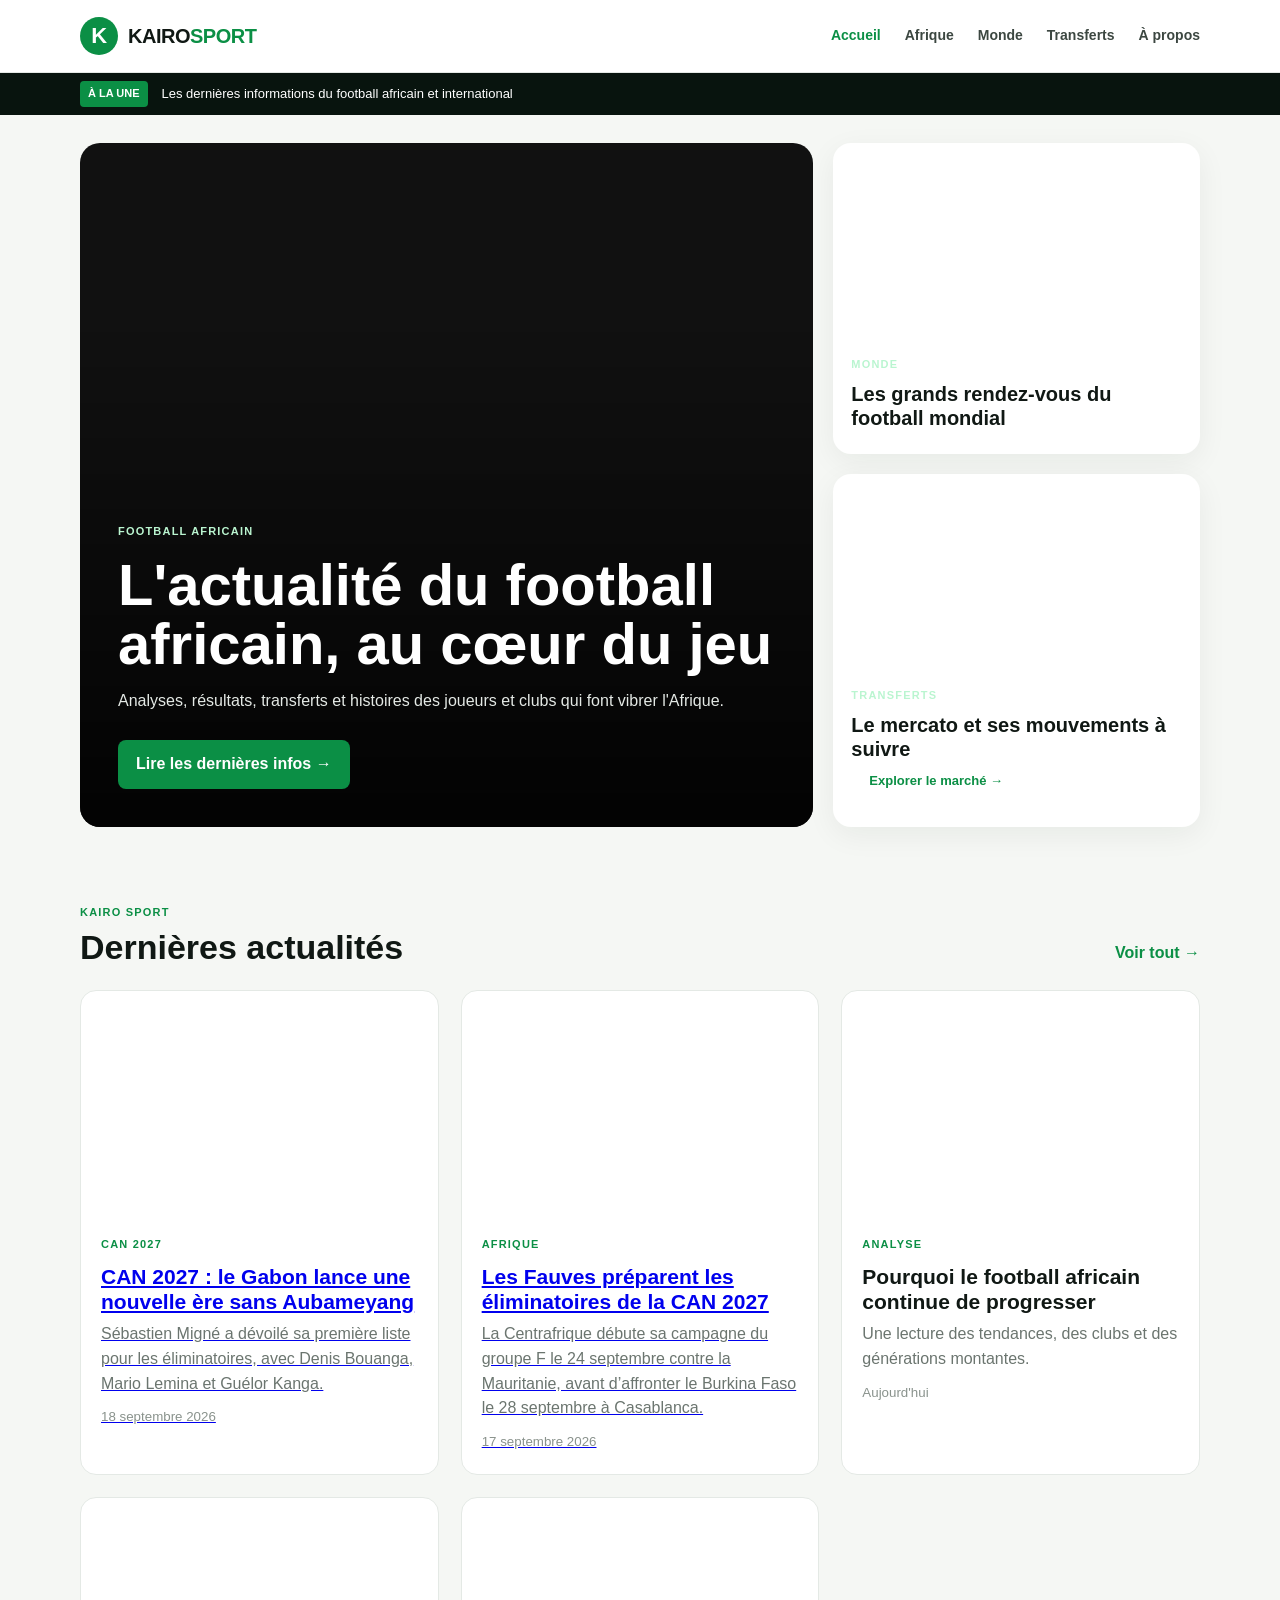
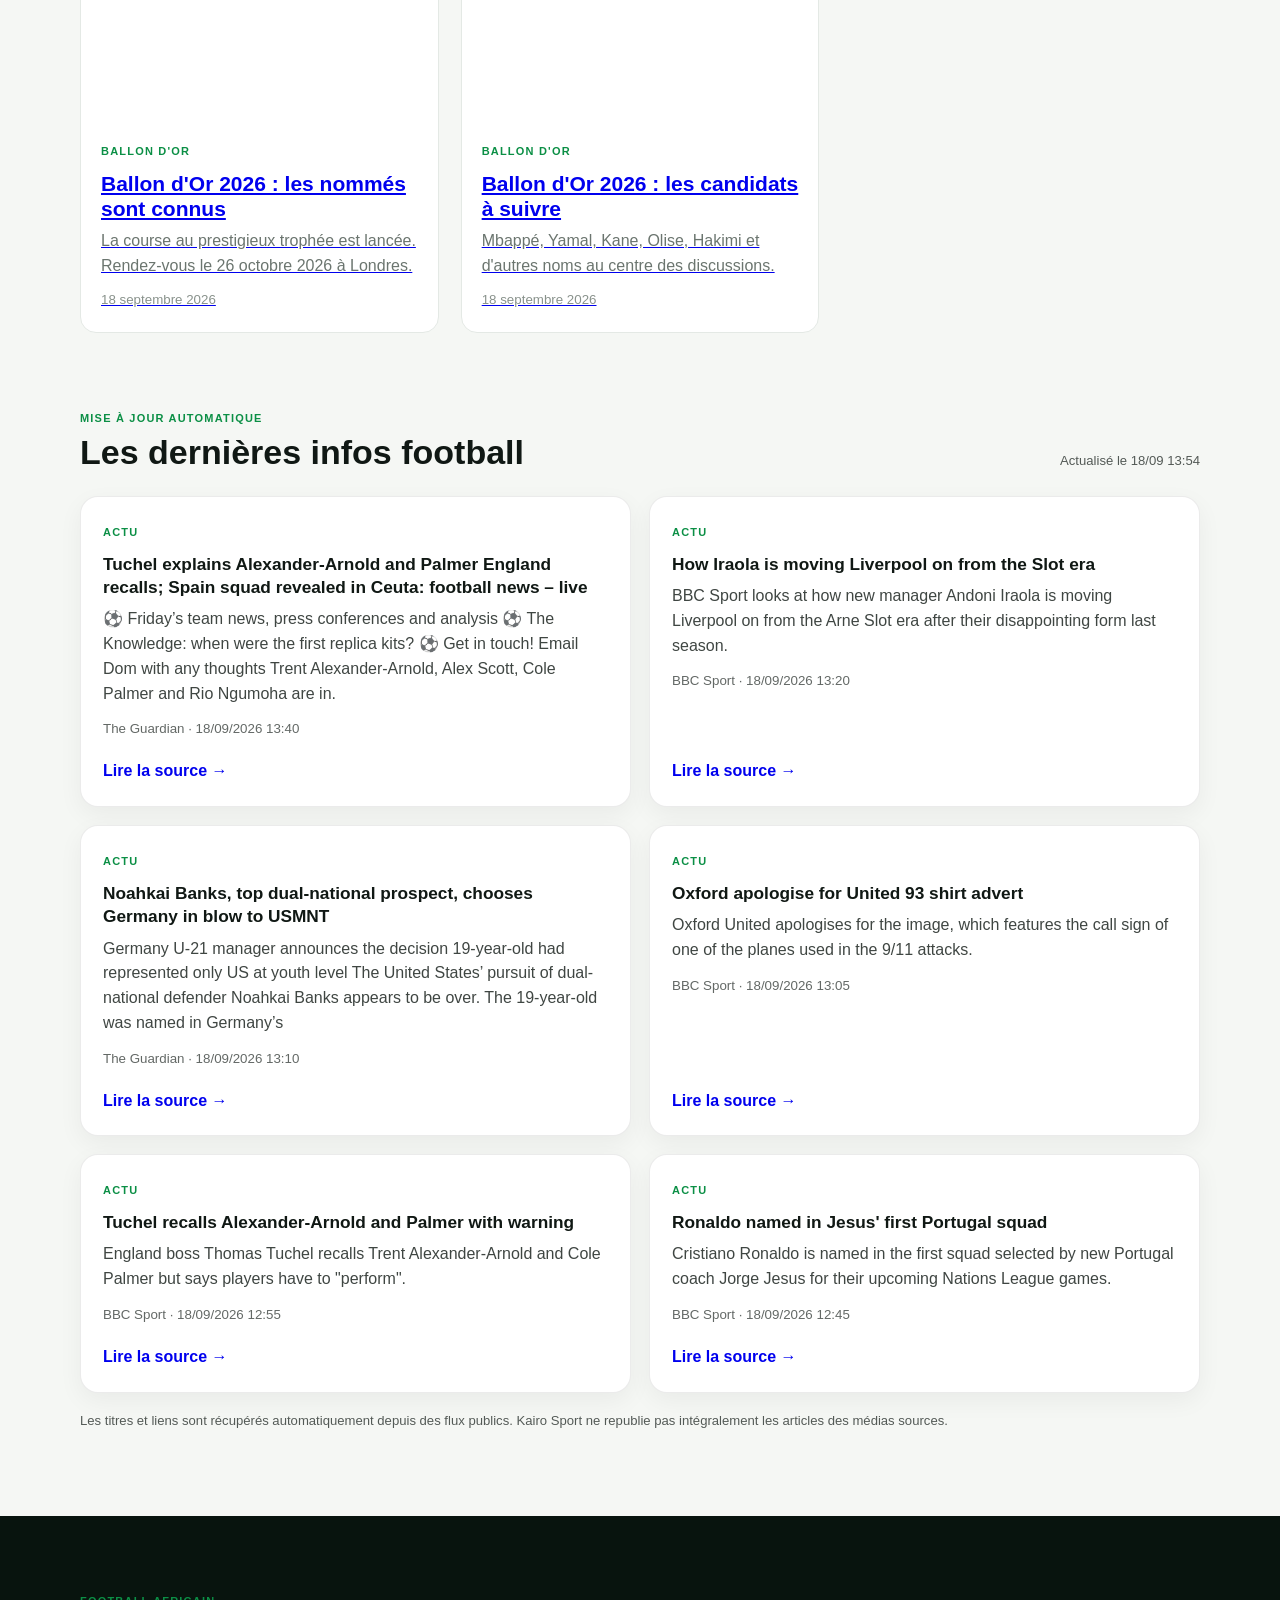
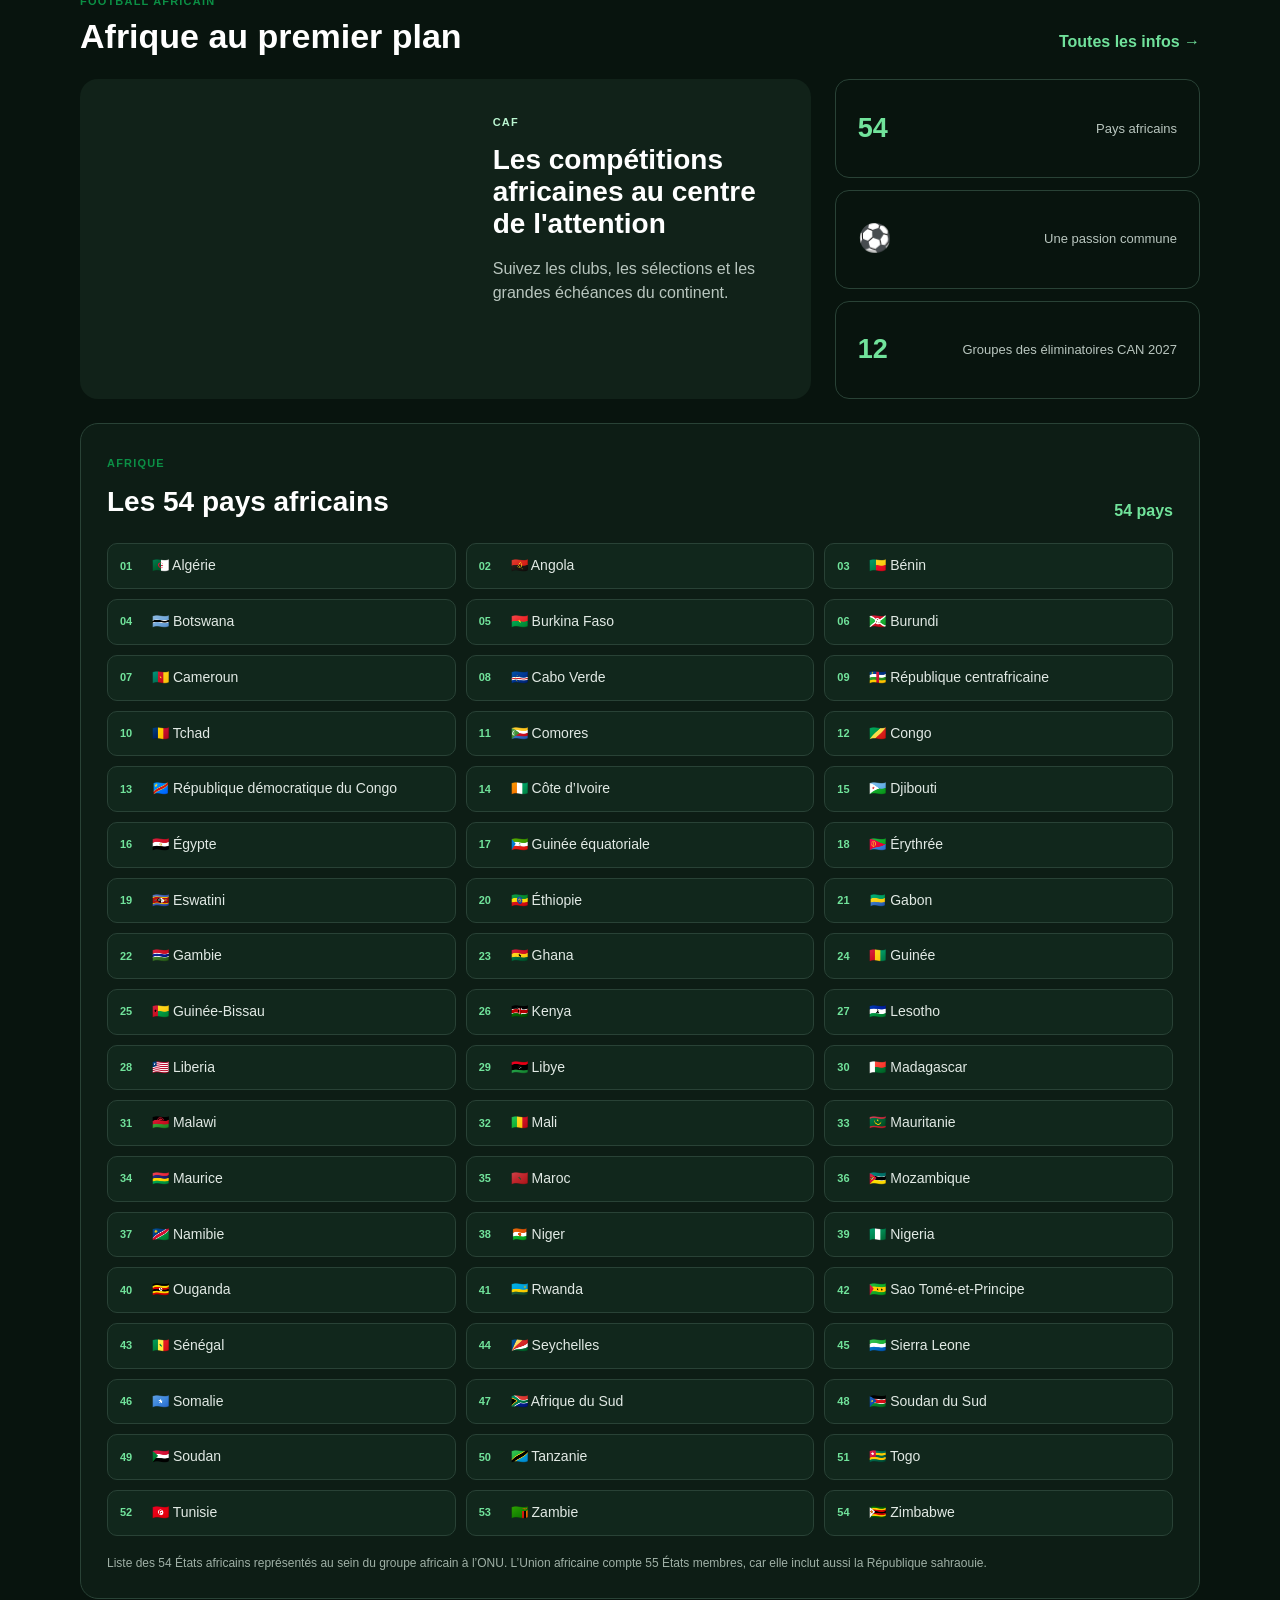
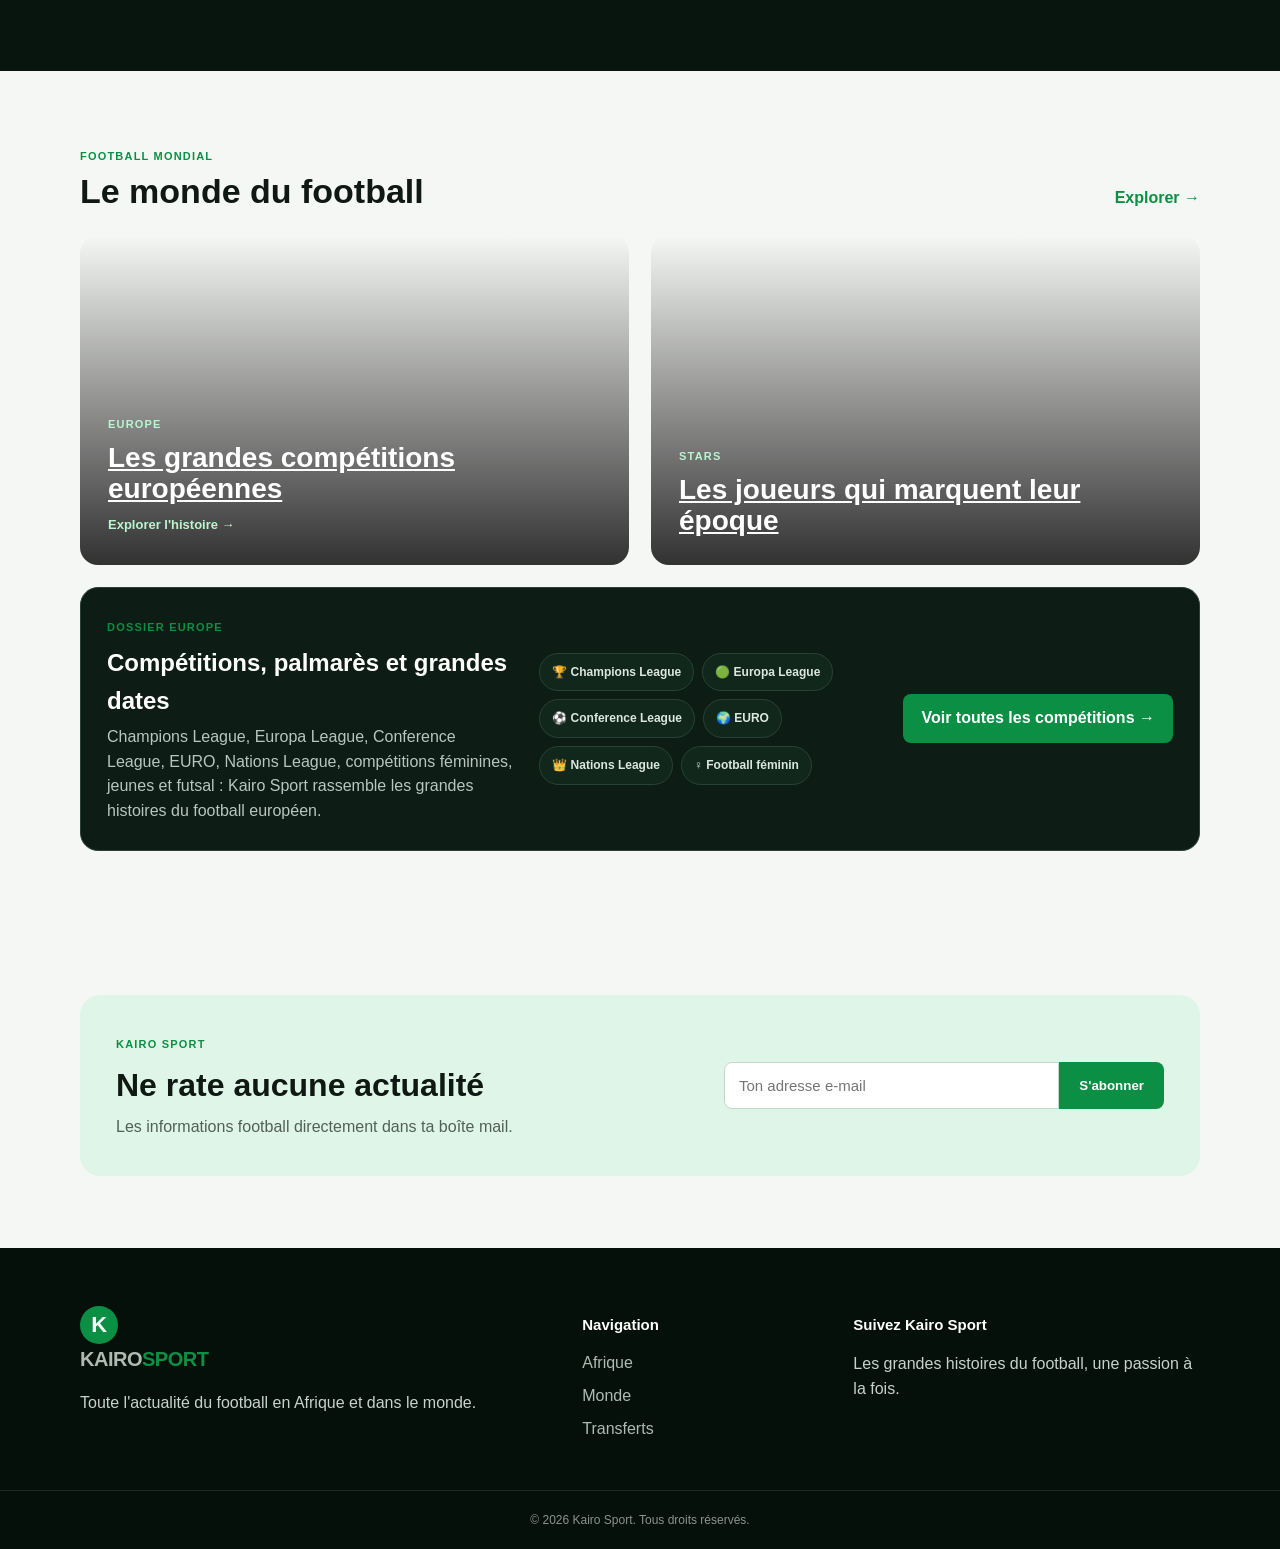
<file: index.html>
<!DOCTYPE html>
<html lang="fr">
<head>
  <meta charset="UTF-8">
  <meta name="viewport" content="width=device-width, initial-scale=1.0">
  <meta name="description" content="Kairo Sport — Toute l'actualité du football en Afrique et dans le monde : résultats, analyses, transferts et grandes compétitions.">
  <meta name="robots" content="index, follow, max-image-preview:large">
  <link rel="canonical" href="https://kairomelchior-star.github.io/KAIRO-SPORT/">
  <meta property="og:type" content="website">
  <meta property="og:title" content="Kairo Sport | Football Afrique & Monde">
  <meta property="og:description" content="Toute l'actualité du football en Afrique et dans le monde : résultats, analyses, transferts et grandes compétitions.">
  <meta property="og:url" content="https://kairomelchior-star.github.io/KAIRO-SPORT/">
  <meta property="og:site_name" content="Kairo Sport">
  <title>Kairo Sport | Football Afrique & Monde</title>
  <link rel="stylesheet" href="style.css">
</head>
<body>
  <header class="site-header">
    <div class="container header-inner">
      <a class="brand" href="#accueil" aria-label="Kairo Sport accueil">
        <span class="brand-mark">K</span>
        <span>KAIRO<span class="brand-accent">SPORT</span></span>
      </a>
      <button class="menu-toggle" aria-label="Ouvrir le menu" aria-expanded="false">☰</button>
      <nav class="nav" id="nav">
        <a class="active" href="#accueil">Accueil</a>
        <a href="#afrique">Afrique</a>
        <a href="#monde">Monde</a>
        <a href="transferts.html">Transferts</a>
        <a href="#apropos">À propos</a>
      </nav>
    </div>
  </header>

  <main id="accueil">
    <section class="breaking">
      <div class="container breaking-inner">
        <strong>À LA UNE</strong>
        <span>Les dernières informations du football africain et international</span>
      </div>
    </section>

    <section class="hero container">
      <article class="hero-card">
        <a class="image-link hero-image-link" href="#afrique" aria-label="Voir le football africain"><div class="hero-image"></div></a>
        <div class="hero-content">
          <span class="tag">FOOTBALL AFRICAIN</span>
          <h1>L'actualité du football africain, au cœur du jeu</h1>
          <p>Analyses, résultats, transferts et histoires des joueurs et clubs qui font vibrer l'Afrique.</p>
          <a class="btn" href="#articles">Lire les dernières infos →</a>
        </div>
      </article>
      <aside class="hero-side">
        <article class="mini-card">
          <a class="image-link" href="#monde" aria-label="Voir le football mondial"><div class="mini-image image-2"></div></a>
          <div><span class="tag">MONDE</span><h2>Les grands rendez-vous du football mondial</h2></div>
        </article>
        <article class="mini-card">
          <a class="image-link" href="transferts.html" aria-label="Explorer le marché des transferts"><div class="mini-image image-3"></div></a>
          <div><span class="tag">TRANSFERTS</span><h2>Le mercato et ses mouvements à suivre</h2><a class="mini-link" href="transferts.html">Explorer le marché →</a></div>
        </article>
      </aside>
    </section>

    <section class="container section" id="articles">
      <div class="section-head">
        <div><span class="eyebrow">KAIRO SPORT</span><h2>Dernières actualités</h2></div>
        <a href="#articles">Voir tout →</a>
      </div>
      <div class="news-grid">
        <article class="news-card"><a href="articles/gabon-can-2027-aubameyang.html">
          <div class="news-image image-7"></div>
          <div class="news-body"><span class="tag">CAN 2027</span><h3>CAN 2027 : le Gabon lance une nouvelle ère sans Aubameyang</h3><p>Sébastien Migné a dévoilé sa première liste pour les éliminatoires, avec Denis Bouanga, Mario Lemina et Guélor Kanga.</p><small>18 septembre 2026</small></div>
        </a></article>
        <article class="news-card"><a href="articles/fauves-can-2027.html">
          <div class="news-image image-4"></div>
          <div class="news-body"><span class="tag">AFRIQUE</span><h3>Les Fauves préparent les éliminatoires de la CAN 2027</h3><p>La Centrafrique débute sa campagne du groupe F le 24 septembre contre la Mauritanie, avant d’affronter le Burkina Faso le 28 septembre à Casablanca.</p><small>17 septembre 2026</small></div>
        </a></article>
        <article class="news-card">
          <a class="image-link" href="#afrique" aria-label="Lire l’analyse sur le football africain"><div class="news-image image-5"></div></a>
          <div class="news-body"><span class="tag">ANALYSE</span><h3>Pourquoi le football africain continue de progresser</h3><p>Une lecture des tendances, des clubs et des générations montantes.</p><small>Aujourd'hui</small></div>
        </article>
        <article class="news-card">
          <a href="ballon-dor-2026.html">
            <div class="news-image image-5"></div>
            <div class="news-body">
              <span class="tag">BALLON D'OR</span>
              <h3>Ballon d'Or 2026 : les nommés sont connus</h3>
              <p>La course au prestigieux trophée est lancée. Rendez-vous le 26 octobre 2026 à Londres.</p>
              <small>18 septembre 2026</small>
            </div>
          </a>
        </article>
        <article class="news-card">
          <a href="ballon-dor-2026-candidats.html">
            <div class="news-image image-6"></div>
            <div class="news-body">
              <span class="tag">BALLON D'OR</span>
              <h3>Ballon d'Or 2026 : les candidats à suivre</h3>
              <p>Mbappé, Yamal, Kane, Olise, Hakimi et d'autres noms au centre des discussions.</p>
              <small>18 septembre 2026</small>
            </div>
          </a>
        </article>
      </div>
    </section>

    <section class="container section auto-news-section" id="auto-news">
      <div class="section-head">
        <div><span class="eyebrow">MISE À JOUR AUTOMATIQUE</span><h2>Les dernières infos football</h2></div>
        <span class="auto-status" id="auto-news-status">Mise à jour automatique</span>
      </div>
      <div class="auto-news-grid" id="auto-news-grid">
        <p class="auto-news-loading">Chargement des dernières actualités…</p>
      </div>
      <p class="auto-news-note">Les titres et liens sont récupérés automatiquement depuis des flux publics. Kairo Sport ne republie pas intégralement les articles des médias sources.</p>
    </section>

    <section class="dark-section" id="afrique">
      <div class="container section">
        <div class="section-head light"><div><span class="eyebrow">FOOTBALL AFRICAIN</span><h2>Afrique au premier plan</h2></div><a href="#afrique">Toutes les infos →</a></div>
        <div class="feature-row">
          <article class="feature-card"><a class="image-link" href="#afrique" aria-label="Voir les compétitions africaines"><div class="feature-image image-7"></div></a><div><span class="tag">CAF</span><h3>Les compétitions africaines au centre de l'attention</h3><p>Suivez les clubs, les sélections et les grandes échéances du continent.</p></div></article>
          <div class="stat-panel">
            <div><strong>54</strong><span>Pays africains</span></div>
            <div><strong>⚽</strong><span>Une passion commune</span></div>
            <div><strong>12</strong><span>Groupes des éliminatoires CAN 2027</span></div>
          </div>
        </div>
        <div class="countries-panel">
          <div class="countries-head"><div><span class="eyebrow">AFRIQUE</span><h3>Les 54 pays africains</h3></div><span class="countries-count">54 pays</span></div>
          <div class="countries-grid"><div class="country-item"><span class="country-number">01</span><span>🇩🇿 Algérie</span></div><div class="country-item"><span class="country-number">02</span><span>🇦🇴 Angola</span></div><div class="country-item"><span class="country-number">03</span><span>🇧🇯 Bénin</span></div><div class="country-item"><span class="country-number">04</span><span>🇧🇼 Botswana</span></div><div class="country-item"><span class="country-number">05</span><span>🇧🇫 Burkina Faso</span></div><div class="country-item"><span class="country-number">06</span><span>🇧🇮 Burundi</span></div><div class="country-item"><span class="country-number">07</span><span>🇨🇲 Cameroun</span></div><div class="country-item"><span class="country-number">08</span><span>🇨🇻 Cabo Verde</span></div><div class="country-item"><span class="country-number">09</span><span>🇨🇫 République centrafricaine</span></div><div class="country-item"><span class="country-number">10</span><span>🇹🇩 Tchad</span></div><div class="country-item"><span class="country-number">11</span><span>🇰🇲 Comores</span></div><div class="country-item"><span class="country-number">12</span><span>🇨🇬 Congo</span></div><div class="country-item"><span class="country-number">13</span><span>🇨🇩 République démocratique du Congo</span></div><div class="country-item"><span class="country-number">14</span><span>🇨🇮 Côte d’Ivoire</span></div><div class="country-item"><span class="country-number">15</span><span>🇩🇯 Djibouti</span></div><div class="country-item"><span class="country-number">16</span><span>🇪🇬 Égypte</span></div><div class="country-item"><span class="country-number">17</span><span>🇬🇶 Guinée équatoriale</span></div><div class="country-item"><span class="country-number">18</span><span>🇪🇷 Érythrée</span></div><div class="country-item"><span class="country-number">19</span><span>🇸🇿 Eswatini</span></div><div class="country-item"><span class="country-number">20</span><span>🇪🇹 Éthiopie</span></div><div class="country-item"><span class="country-number">21</span><span>🇬🇦 Gabon</span></div><div class="country-item"><span class="country-number">22</span><span>🇬🇲 Gambie</span></div><div class="country-item"><span class="country-number">23</span><span>🇬🇭 Ghana</span></div><div class="country-item"><span class="country-number">24</span><span>🇬🇳 Guinée</span></div><div class="country-item"><span class="country-number">25</span><span>🇬🇼 Guinée-Bissau</span></div><div class="country-item"><span class="country-number">26</span><span>🇰🇪 Kenya</span></div><div class="country-item"><span class="country-number">27</span><span>🇱🇸 Lesotho</span></div><div class="country-item"><span class="country-number">28</span><span>🇱🇷 Liberia</span></div><div class="country-item"><span class="country-number">29</span><span>🇱🇾 Libye</span></div><div class="country-item"><span class="country-number">30</span><span>🇲🇬 Madagascar</span></div><div class="country-item"><span class="country-number">31</span><span>🇲🇼 Malawi</span></div><div class="country-item"><span class="country-number">32</span><span>🇲🇱 Mali</span></div><div class="country-item"><span class="country-number">33</span><span>🇲🇷 Mauritanie</span></div><div class="country-item"><span class="country-number">34</span><span>🇲🇺 Maurice</span></div><div class="country-item"><span class="country-number">35</span><span>🇲🇦 Maroc</span></div><div class="country-item"><span class="country-number">36</span><span>🇲🇿 Mozambique</span></div><div class="country-item"><span class="country-number">37</span><span>🇳🇦 Namibie</span></div><div class="country-item"><span class="country-number">38</span><span>🇳🇪 Niger</span></div><div class="country-item"><span class="country-number">39</span><span>🇳🇬 Nigeria</span></div><div class="country-item"><span class="country-number">40</span><span>🇺🇬 Ouganda</span></div><div class="country-item"><span class="country-number">41</span><span>🇷🇼 Rwanda</span></div><div class="country-item"><span class="country-number">42</span><span>🇸🇹 Sao Tomé-et-Principe</span></div><div class="country-item"><span class="country-number">43</span><span>🇸🇳 Sénégal</span></div><div class="country-item"><span class="country-number">44</span><span>🇸🇨 Seychelles</span></div><div class="country-item"><span class="country-number">45</span><span>🇸🇱 Sierra Leone</span></div><div class="country-item"><span class="country-number">46</span><span>🇸🇴 Somalie</span></div><div class="country-item"><span class="country-number">47</span><span>🇿🇦 Afrique du Sud</span></div><div class="country-item"><span class="country-number">48</span><span>🇸🇸 Soudan du Sud</span></div><div class="country-item"><span class="country-number">49</span><span>🇸🇩 Soudan</span></div><div class="country-item"><span class="country-number">50</span><span>🇹🇿 Tanzanie</span></div><div class="country-item"><span class="country-number">51</span><span>🇹🇬 Togo</span></div><div class="country-item"><span class="country-number">52</span><span>🇹🇳 Tunisie</span></div><div class="country-item"><span class="country-number">53</span><span>🇿🇲 Zambie</span></div><div class="country-item"><span class="country-number">54</span><span>🇿🇼 Zimbabwe</span></div></div>
          <p class="countries-note">Liste des 54 États africains représentés au sein du groupe africain à l’ONU. L’Union africaine compte 55 États membres, car elle inclut aussi la République sahraouie.</p>
        </div>
      </div>
    </section>

    <section class="container section" id="monde">
      <div class="section-head"><div><span class="eyebrow">FOOTBALL MONDIAL</span><h2>Le monde du football</h2></div><a href="#monde">Explorer →</a></div>
      <div class="world-grid">
        <a class="world-card image-8" href="europe.html" aria-label="Explorer les grandes compétitions européennes"><div><span class="tag">EUROPE</span><h3>Les grandes compétitions européennes</h3><span class="world-cta">Explorer l'histoire →</span></div></a>
        <a class="world-card image-9" href="#monde" aria-label="Voir les stars du football"><div><span class="tag">STARS</span><h3>Les joueurs qui marquent leur époque</h3></div></a>
      </div>
      <div class="europe-preview">
        <div><span class="eyebrow">DOSSIER EUROPE</span><h3>Compétitions, palmarès et grandes dates</h3><p>Champions League, Europa League, Conference League, EURO, Nations League, compétitions féminines, jeunes et futsal : Kairo Sport rassemble les grandes histoires du football européen.</p></div>
        <div class="europe-pills"><span>🏆 Champions League</span><span>🟢 Europa League</span><span>⚽ Conference League</span><span>🌍 EURO</span><span>👑 Nations League</span><span>♀️ Football féminin</span></div>
        <a class="btn europe-btn" href="europe.html">Voir toutes les compétitions →</a>
      </div>
    </section>

    <section class="container section" id="transferts">
      <div class="newsletter">
        <div><span class="eyebrow">KAIRO SPORT</span><h2>Ne rate aucune actualité</h2><p>Les informations football directement dans ta boîte mail.</p></div>
        <form onsubmit="subscribe(event)"><input type="email" placeholder="Ton adresse e-mail" required><button type="submit">S'abonner</button></form>
      </div>
    </section>
  </main>

  <footer id="apropos">
    <div class="container footer-grid">
      <div><a class="brand footer-brand" href="#accueil"><span class="brand-mark">K</span><span>KAIRO<span class="brand-accent">SPORT</span></span></a><p>Toute l'actualité du football en Afrique et dans le monde.</p></div>
      <div><h3>Navigation</h3><a href="#afrique">Afrique</a><a href="#monde">Monde</a><a href="#transferts">Transferts</a></div>
      <div><h3>Suivez Kairo Sport</h3><p>Les grandes histoires du football, une passion à la fois.</p></div>
    </div>
    <div class="copyright">© <span id="year"></span> Kairo Sport. Tous droits réservés.</div>
  </footer>
  <script src="script.js"></script>
</body>
</html>
</file>
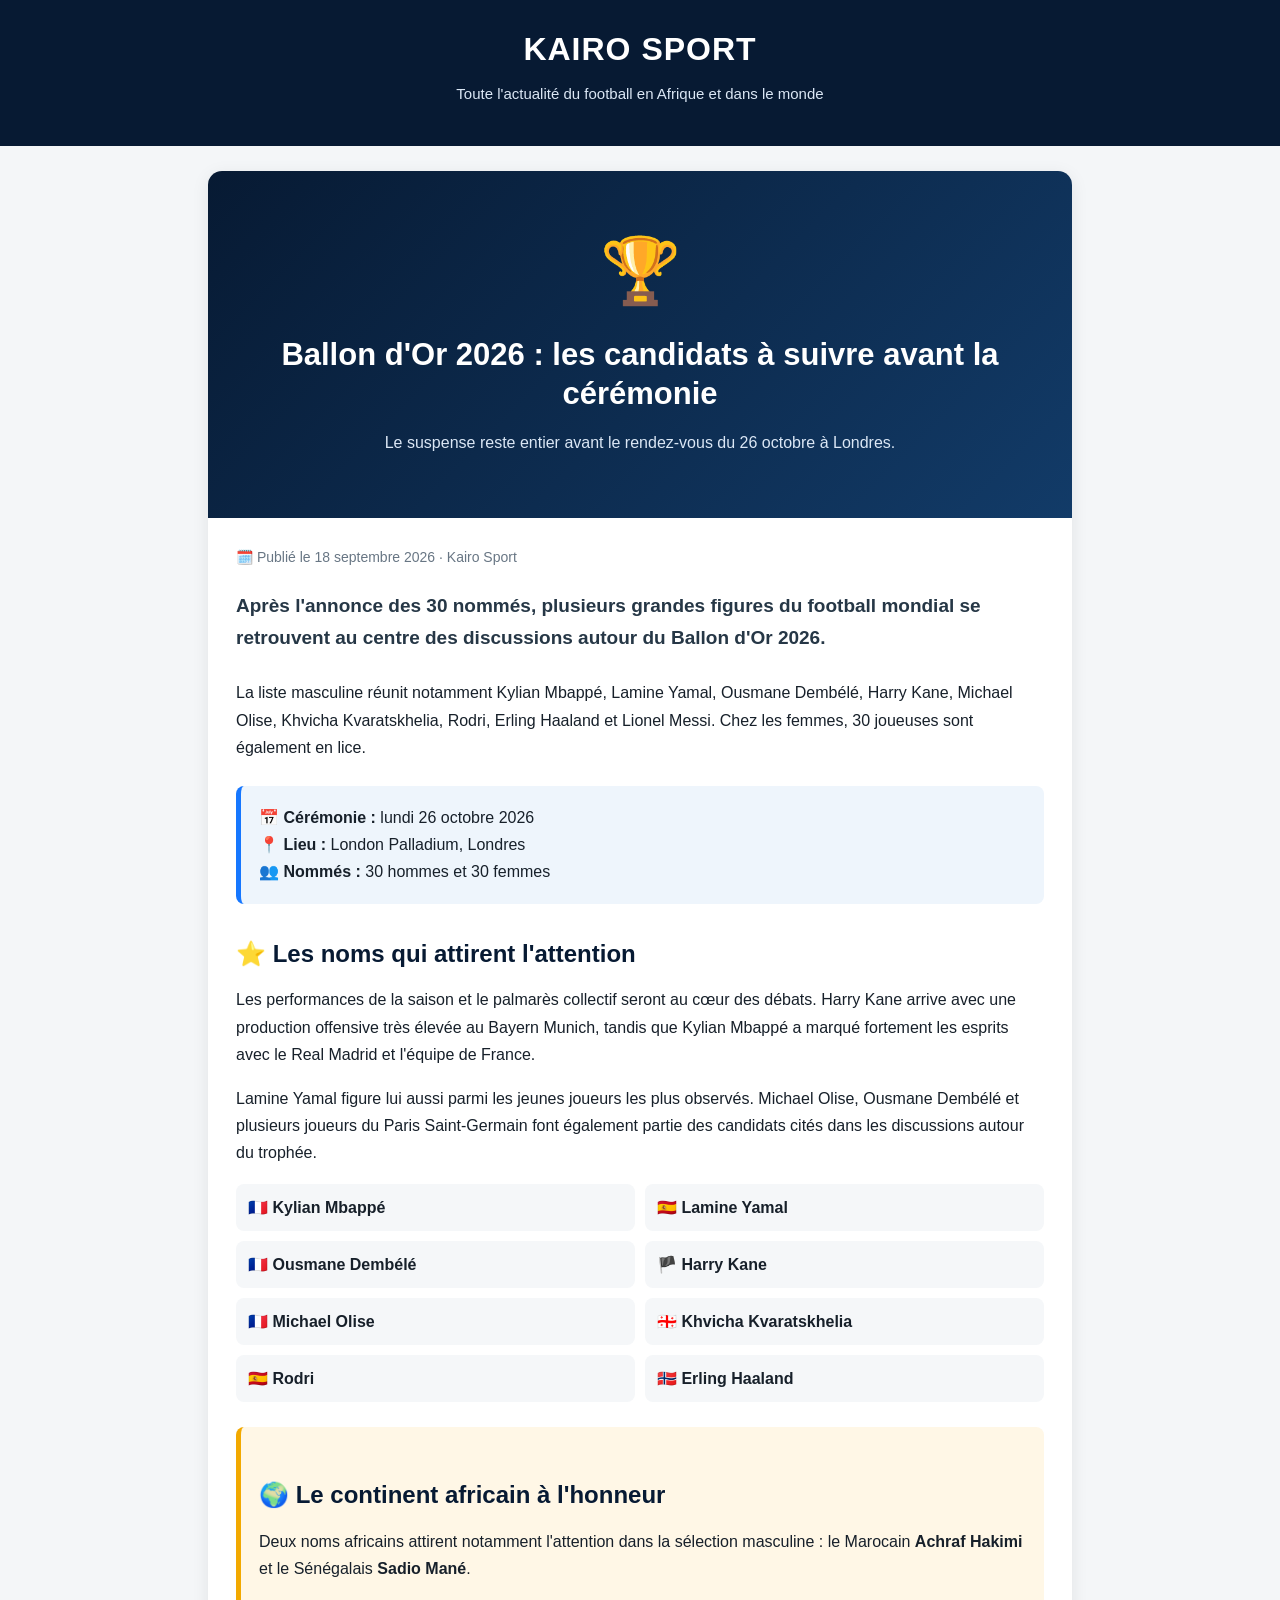
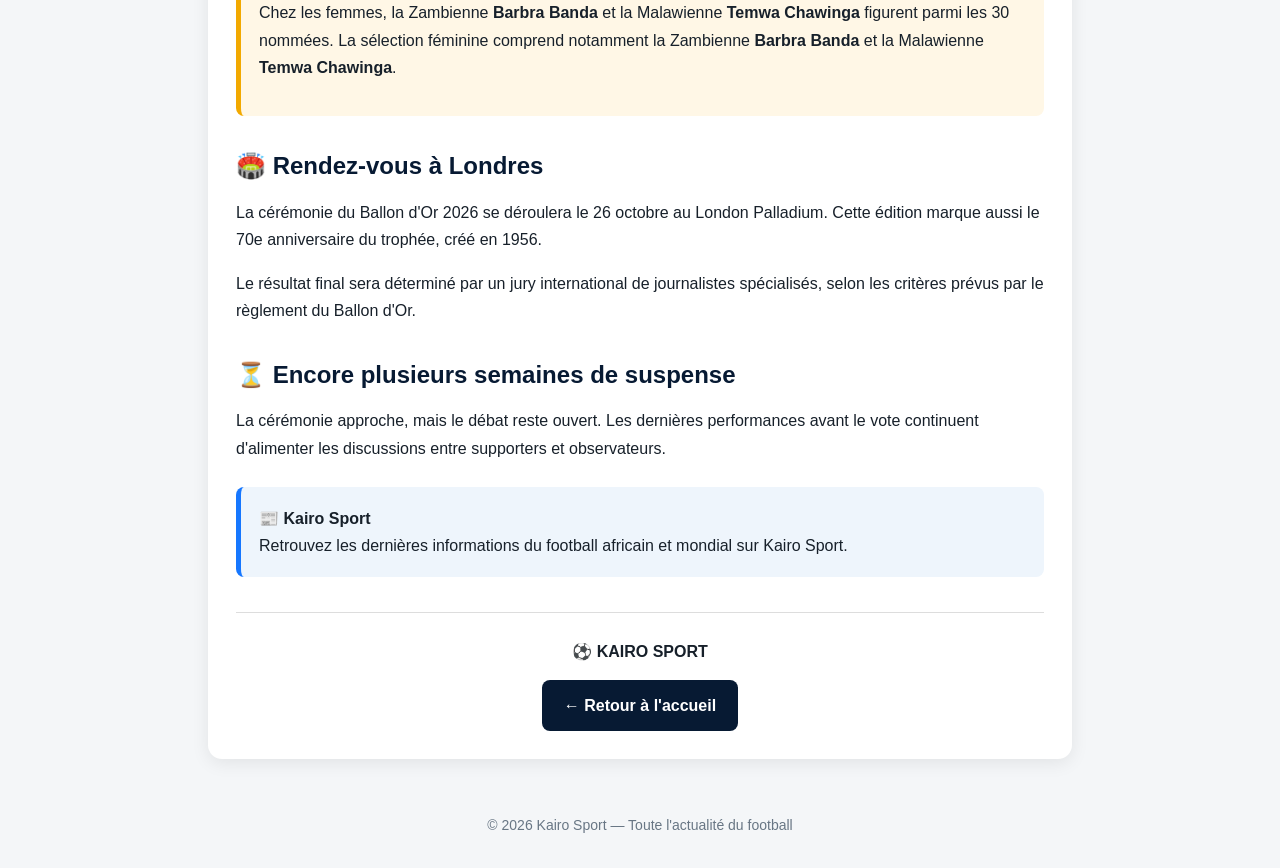
<file: ballon-dor-2026-candidats.html>
<!DOCTYPE html>
<html lang="fr">
<head>
  <meta charset="UTF-8">
  <meta name="viewport" content="width=device-width, initial-scale=1.0">
  <title>Ballon d'Or 2026 : les candidats à suivre avant la cérémonie | Kairo Sport</title>
  <meta name="description" content="Ballon d'Or 2026 : plusieurs joueurs et joueuses se distinguent avant la cérémonie du 26 octobre à Londres. Kairo Sport présente les principaux noms à suivre.">
  <style>
    *{box-sizing:border-box;margin:0;padding:0}
    body{font-family:Arial,Helvetica,sans-serif;background:#f4f6f8;color:#17202a;line-height:1.7}
    header{background:#071a33;color:white;padding:22px 20px;text-align:center}
    header h1{font-size:32px;margin-bottom:5px;letter-spacing:1px}
    header p{color:#dbe7f5;font-size:15px}
    .container{max-width:900px;margin:25px auto;padding:0 18px}
    .article{background:white;border-radius:14px;overflow:hidden;box-shadow:0 4px 18px rgba(0,0,0,.08)}
    .hero{background:linear-gradient(135deg,#071a33,#123b68);color:white;padding:45px 25px;text-align:center}
    .ball{font-size:65px;margin-bottom:10px}
    .hero h2{font-size:31px;line-height:1.25;margin-bottom:15px}
    .hero p{font-size:16px;color:#dbe7f5}
    .content{padding:28px}
    .date{color:#687684;font-size:14px;margin-bottom:20px}
    .intro{font-size:19px;font-weight:bold;color:#263746;margin-bottom:25px}
    h3{color:#071a33;font-size:24px;margin:30px 0 12px}
    p{margin-bottom:17px}
    .info-box{background:#eef5fc;border-left:5px solid #1677ff;padding:18px;margin:25px 0;border-radius:8px}
    .players{display:grid;grid-template-columns:repeat(2,1fr);gap:10px;margin-top:15px}
    .player{background:#f5f7f9;border-radius:8px;padding:10px 12px;font-weight:bold}
    .africa{background:#fff7e6;border-left:5px solid #f2a900;padding:18px;border-radius:8px;margin:25px 0}
    .share{margin-top:35px;padding-top:25px;border-top:1px solid #ddd;text-align:center}
    .home-button{display:inline-block;margin-top:15px;padding:12px 22px;background:#071a33;color:white;text-decoration:none;border-radius:8px;font-weight:bold}
    footer{text-align:center;padding:30px 15px;color:#687684;font-size:14px}
    @media(max-width:650px){header h1{font-size:26px}.hero h2{font-size:25px}.content{padding:20px}.players{grid-template-columns:1fr}}
  </style>
</head>
<body>
<header>
  <h1>KAIRO SPORT</h1>
  <p>Toute l'actualité du football en Afrique et dans le monde</p>
</header>
<div class="container">
  <article class="article">
    <section class="hero">
      <div class="ball">🏆</div>
      <h2>Ballon d'Or 2026 : les candidats à suivre avant la cérémonie</h2>
      <p>Le suspense reste entier avant le rendez-vous du 26 octobre à Londres.</p>
    </section>
    <div class="content">
      <div class="date">🗓️ Publié le 18 septembre 2026 · Kairo Sport</div>

      <p class="intro">Après l'annonce des 30 nommés, plusieurs grandes figures du football mondial se retrouvent au centre des discussions autour du Ballon d'Or 2026.</p>

      <p>La liste masculine réunit notamment Kylian Mbappé, Lamine Yamal, Ousmane Dembélé, Harry Kane, Michael Olise, Khvicha Kvaratskhelia, Rodri, Erling Haaland et Lionel Messi. Chez les femmes, 30 joueuses sont également en lice.</p>

      <div class="info-box">
        <strong>📅 Cérémonie :</strong> lundi 26 octobre 2026<br>
        <strong>📍 Lieu :</strong> London Palladium, Londres<br>
        <strong>👥 Nommés :</strong> 30 hommes et 30 femmes
      </div>

      <h3>⭐ Les noms qui attirent l'attention</h3>
      <p>Les performances de la saison et le palmarès collectif seront au cœur des débats. Harry Kane arrive avec une production offensive très élevée au Bayern Munich, tandis que Kylian Mbappé a marqué fortement les esprits avec le Real Madrid et l'équipe de France.</p>
      <p>Lamine Yamal figure lui aussi parmi les jeunes joueurs les plus observés. Michael Olise, Ousmane Dembélé et plusieurs joueurs du Paris Saint-Germain font également partie des candidats cités dans les discussions autour du trophée.</p>

      <div class="players">
        <div class="player">🇫🇷 Kylian Mbappé</div>
        <div class="player">🇪🇸 Lamine Yamal</div>
        <div class="player">🇫🇷 Ousmane Dembélé</div>
        <div class="player">🏴 Harry Kane</div>
        <div class="player">🇫🇷 Michael Olise</div>
        <div class="player">🇬🇪 Khvicha Kvaratskhelia</div>
        <div class="player">🇪🇸 Rodri</div>
        <div class="player">🇳🇴 Erling Haaland</div>
      </div>

      <div class="africa">
        <h3>🌍 Le continent africain à l'honneur</h3>
        <p>Deux noms africains attirent notamment l'attention dans la sélection masculine : le Marocain <strong>Achraf Hakimi</strong> et le Sénégalais <strong>Sadio Mané</strong>.</p>
        <p>Chez les femmes, la Zambienne <strong>Barbra Banda</strong> et la Malawienne <strong>Temwa Chawinga</strong> figurent parmi les 30 nommées. La sélection féminine comprend notamment la Zambienne <strong>Barbra Banda</strong> et la Malawienne <strong>Temwa Chawinga</strong>.</p>
      </div>

      <h3>🏟️ Rendez-vous à Londres</h3>
      <p>La cérémonie du Ballon d'Or 2026 se déroulera le 26 octobre au London Palladium. Cette édition marque aussi le 70e anniversaire du trophée, créé en 1956.</p>
      <p>Le résultat final sera déterminé par un jury international de journalistes spécialisés, selon les critères prévus par le règlement du Ballon d'Or.</p>

      <h3>⏳ Encore plusieurs semaines de suspense</h3>
      <p>La cérémonie approche, mais le débat reste ouvert. Les dernières performances avant le vote continuent d'alimenter les discussions entre supporters et observateurs.</p>

      <div class="info-box">
        <strong>📰 Kairo Sport</strong><br>
        Retrouvez les dernières informations du football africain et mondial sur Kairo Sport.
      </div>

      <div class="share">
        <strong>⚽ KAIRO SPORT</strong><br>
        <a class="home-button" href="index.html">← Retour à l'accueil</a>
      </div>
    </div>
  </article>
</div>
<footer>© 2026 Kairo Sport — Toute l'actualité du football</footer>
</body>
</html>
</file>
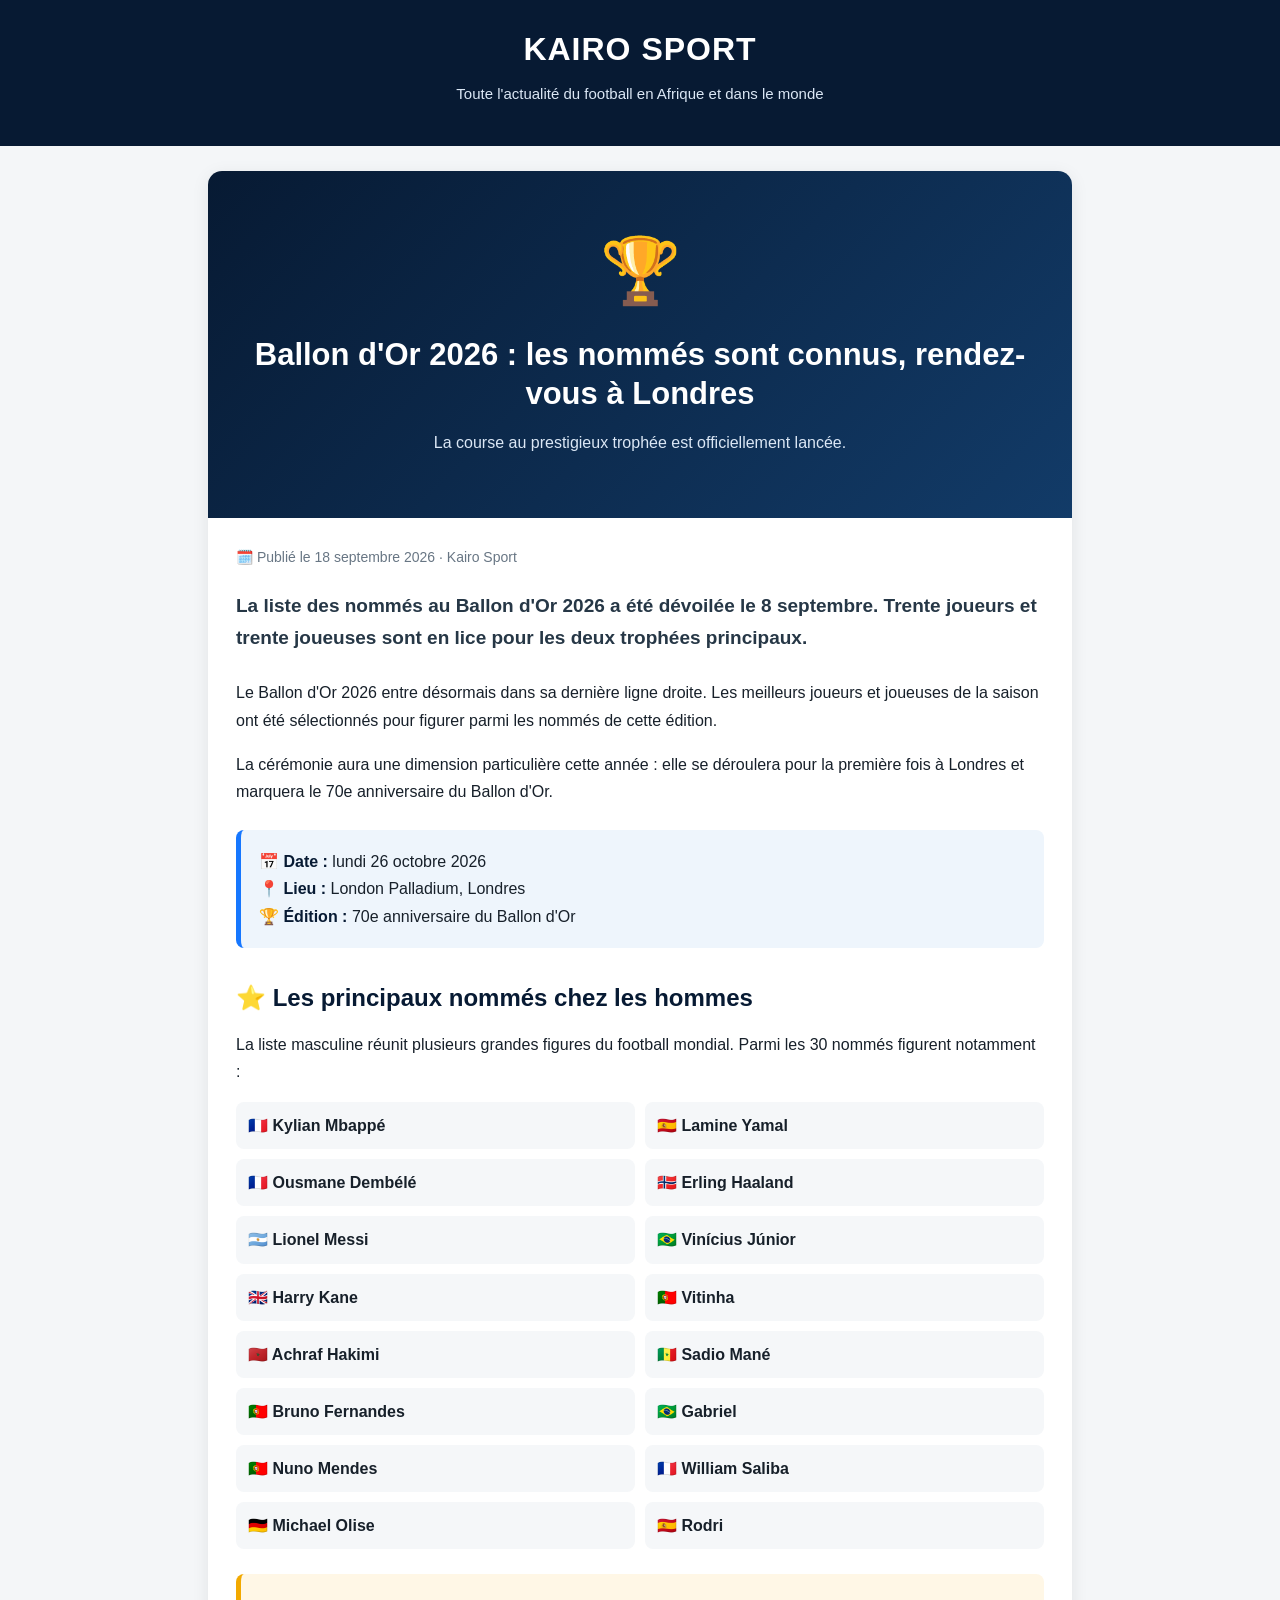
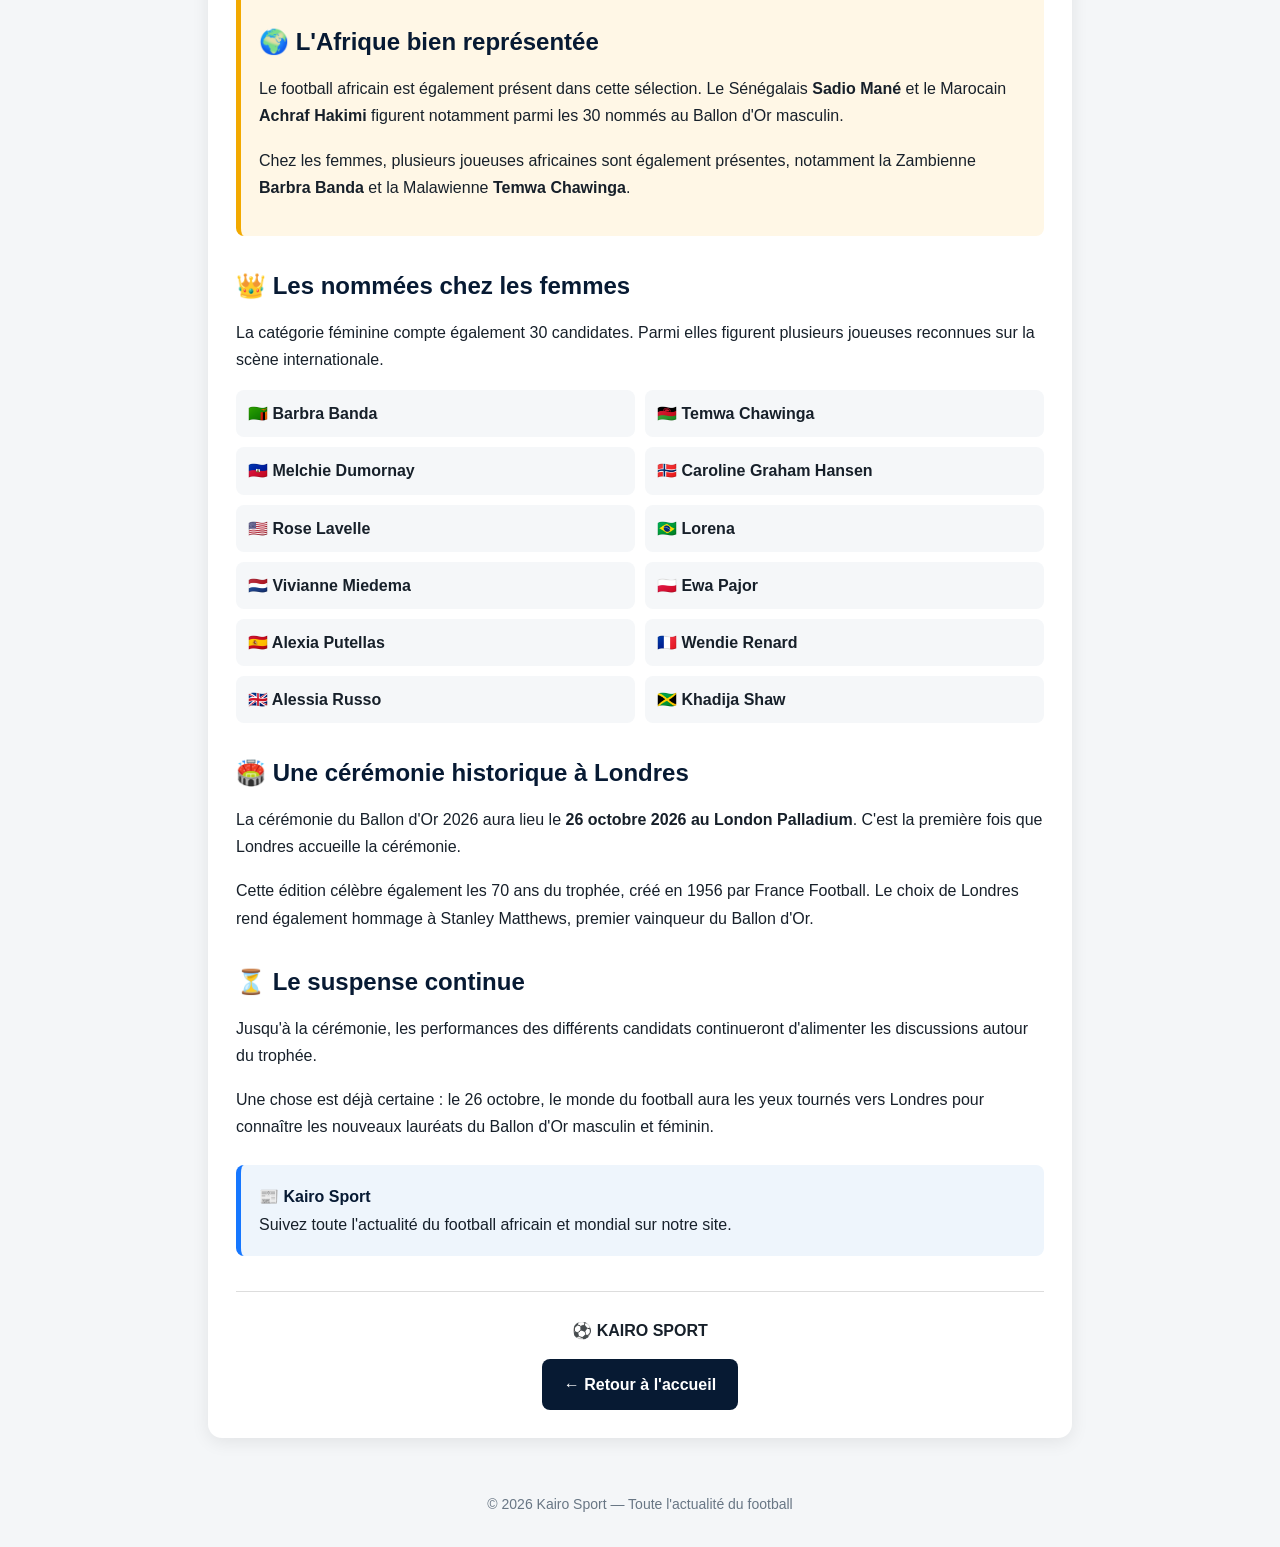
<file: ballon-dor-2026.html>
<!DOCTYPE html>
<html lang="fr">
<head>
  <meta charset="UTF-8">
  <meta name="viewport" content="width=device-width, initial-scale=1.0">

  <title>Ballon d'Or 2026 : les nommés sont connus | Kairo Sport</title>

  <meta name="description"
        content="Ballon d'Or 2026 : les 30 nommés masculins et 30 nommées féminines sont connus. Découvrez les principales informations avant la cérémonie du 26 octobre à Londres.">

  <style>
    * {
      box-sizing: border-box;
      margin: 0;
      padding: 0;
    }

    body {
      font-family: Arial, Helvetica, sans-serif;
      background: #f4f6f8;
      color: #17202a;
      line-height: 1.7;
    }

    header {
      background: #071a33;
      color: white;
      padding: 22px 20px;
      text-align: center;
    }

    header h1 {
      font-size: 32px;
      margin-bottom: 5px;
      letter-spacing: 1px;
    }

    header p {
      color: #dbe7f5;
      font-size: 15px;
    }

    .container {
      max-width: 900px;
      margin: 25px auto;
      padding: 0 18px;
    }

    .article {
      background: white;
      border-radius: 14px;
      overflow: hidden;
      box-shadow: 0 4px 18px rgba(0,0,0,0.08);
    }

    .hero {
      background: linear-gradient(135deg, #071a33, #123b68);
      color: white;
      padding: 45px 25px;
      text-align: center;
    }

    .ball {
      font-size: 65px;
      margin-bottom: 10px;
    }

    .hero h2 {
      font-size: 31px;
      line-height: 1.25;
      margin-bottom: 15px;
    }

    .hero p {
      font-size: 16px;
      color: #dbe7f5;
    }

    .content {
      padding: 28px;
    }

    .date {
      color: #687684;
      font-size: 14px;
      margin-bottom: 20px;
    }

    .intro {
      font-size: 19px;
      font-weight: bold;
      color: #263746;
      margin-bottom: 25px;
    }

    h3 {
      color: #071a33;
      font-size: 24px;
      margin: 30px 0 12px;
    }

    p {
      margin-bottom: 17px;
    }

    .info-box {
      background: #eef5fc;
      border-left: 5px solid #1677ff;
      padding: 18px;
      margin: 25px 0;
      border-radius: 8px;
    }

    .info-box strong {
      color: #071a33;
    }

    .nominees {
      display: grid;
      grid-template-columns: repeat(2, 1fr);
      gap: 10px;
      margin-top: 15px;
    }

    .player {
      background: #f5f7f9;
      border-radius: 8px;
      padding: 10px 12px;
      font-weight: bold;
    }

    .africa {
      background: #fff7e6;
      border-left: 5px solid #f2a900;
      padding: 18px;
      border-radius: 8px;
      margin: 25px 0;
    }

    .share {
      margin-top: 35px;
      padding-top: 25px;
      border-top: 1px solid #ddd;
      text-align: center;
    }

    .home-button {
      display: inline-block;
      margin-top: 15px;
      padding: 12px 22px;
      background: #071a33;
      color: white;
      text-decoration: none;
      border-radius: 8px;
      font-weight: bold;
    }

    .home-button:hover {
      background: #123b68;
    }

    footer {
      text-align: center;
      padding: 30px 15px;
      color: #687684;
      font-size: 14px;
    }

    @media (max-width: 650px) {
      header h1 {
        font-size: 26px;
      }

      .hero h2 {
        font-size: 25px;
      }

      .content {
        padding: 20px;
      }

      .nominees {
        grid-template-columns: 1fr;
      }
    }
  </style>
</head>

<body>

<header>
  <h1>KAIRO SPORT</h1>
  <p>Toute l'actualité du football en Afrique et dans le monde</p>
</header>

<div class="container">

  <article class="article">

    <section class="hero">
      <div class="ball">🏆</div>

      <h2>
        Ballon d'Or 2026 : les nommés sont connus,
        rendez-vous à Londres
      </h2>

      <p>
        La course au prestigieux trophée est officiellement lancée.
      </p>
    </section>

    <div class="content">

      <div class="date">
        🗓️ Publié le 18 septembre 2026 · Kairo Sport
      </div>

      <p class="intro">
        La liste des nommés au Ballon d'Or 2026 a été dévoilée le
        8 septembre. Trente joueurs et trente joueuses sont en lice
        pour les deux trophées principaux.
      </p>

      <p>
        Le Ballon d'Or 2026 entre désormais dans sa dernière ligne
        droite. Les meilleurs joueurs et joueuses de la saison ont
        été sélectionnés pour figurer parmi les nommés de cette
        édition.
      </p>

      <p>
        La cérémonie aura une dimension particulière cette année :
        elle se déroulera pour la première fois à Londres et marquera
        le 70e anniversaire du Ballon d'Or.
      </p>

      <div class="info-box">
        <strong>📅 Date :</strong> lundi 26 octobre 2026<br>
        <strong>📍 Lieu :</strong> London Palladium, Londres<br>
        <strong>🏆 Édition :</strong> 70e anniversaire du Ballon d'Or
      </div>

      <h3>⭐ Les principaux nommés chez les hommes</h3>

      <p>
        La liste masculine réunit plusieurs grandes figures du
        football mondial. Parmi les 30 nommés figurent notamment :
      </p>

      <div class="nominees">

        <div class="player">🇫🇷 Kylian Mbappé</div>
        <div class="player">🇪🇸 Lamine Yamal</div>
        <div class="player">🇫🇷 Ousmane Dembélé</div>
        <div class="player">🇳🇴 Erling Haaland</div>
        <div class="player">🇦🇷 Lionel Messi</div>
        <div class="player">🇧🇷 Vinícius Júnior</div>
        <div class="player">🇬🇧 Harry Kane</div>
        <div class="player">🇵🇹 Vitinha</div>
        <div class="player">🇲🇦 Achraf Hakimi</div>
        <div class="player">🇸🇳 Sadio Mané</div>
        <div class="player">🇵🇹 Bruno Fernandes</div>
        <div class="player">🇧🇷 Gabriel</div>
        <div class="player">🇵🇹 Nuno Mendes</div>
        <div class="player">🇫🇷 William Saliba</div>
        <div class="player">🇩🇪 Michael Olise</div>
        <div class="player">🇪🇸 Rodri</div>

      </div>

      <div class="africa">

        <h3>🌍 L'Afrique bien représentée</h3>

        <p>
          Le football africain est également présent dans cette
          sélection. Le Sénégalais <strong>Sadio Mané</strong> et le
          Marocain <strong>Achraf Hakimi</strong> figurent notamment
          parmi les 30 nommés au Ballon d'Or masculin.
        </p>

        <p>
          Chez les femmes, plusieurs joueuses africaines sont
          également présentes, notamment la Zambienne <strong>Barbra Banda</strong> et la Malawienne <strong>Temwa Chawinga</strong>.
        </p>

      </div>

      <h3>👑 Les nommées chez les femmes</h3>

      <p>
        La catégorie féminine compte également 30 candidates.
        Parmi elles figurent plusieurs joueuses reconnues sur la
        scène internationale.
      </p>

      <div class="nominees">

        <div class="player">🇿🇲 Barbra Banda</div>
        <div class="player">🇲🇼 Temwa Chawinga</div>
        <div class="player">🇭🇹 Melchie Dumornay</div>
        <div class="player">🇳🇴 Caroline Graham Hansen</div>
        <div class="player">🇺🇸 Rose Lavelle</div>
        <div class="player">🇧🇷 Lorena</div>
        <div class="player">🇳🇱 Vivianne Miedema</div>
        <div class="player">🇵🇱 Ewa Pajor</div>
        <div class="player">🇪🇸 Alexia Putellas</div>
        <div class="player">🇫🇷 Wendie Renard</div>
        <div class="player">🇬🇧 Alessia Russo</div>
        <div class="player">🇯🇲 Khadija Shaw</div>

      </div>

      <h3>🏟️ Une cérémonie historique à Londres</h3>

      <p>
        La cérémonie du Ballon d'Or 2026 aura lieu le
        <strong>26 octobre 2026 au London Palladium</strong>.
        C'est la première fois que Londres accueille la cérémonie.
      </p>

      <p>
        Cette édition célèbre également les 70 ans du trophée,
        créé en 1956 par France Football. Le choix de Londres rend
        également hommage à Stanley Matthews, premier vainqueur du
        Ballon d'Or.
      </p>

      <h3>⏳ Le suspense continue</h3>

      <p>
        Jusqu'à la cérémonie, les performances des différents
        candidats continueront d'alimenter les discussions autour
        du trophée.
      </p>

      <p>
        Une chose est déjà certaine : le 26 octobre, le monde du
        football aura les yeux tournés vers Londres pour connaître
        les nouveaux lauréats du Ballon d'Or masculin et féminin.
      </p>

      <div class="info-box">
        <strong>📰 Kairo Sport</strong><br>
        Suivez toute l'actualité du football africain et mondial
        sur notre site.
      </div>

      <div class="share">

        <strong>⚽ KAIRO SPORT</strong>

        <br>

        <a class="home-button" href="index.html">
          ← Retour à l'accueil
        </a>

      </div>

    </div>

  </article>

</div>

<footer>
  © 2026 Kairo Sport — Toute l'actualité du football
</footer>

</body>
</html>
</file>
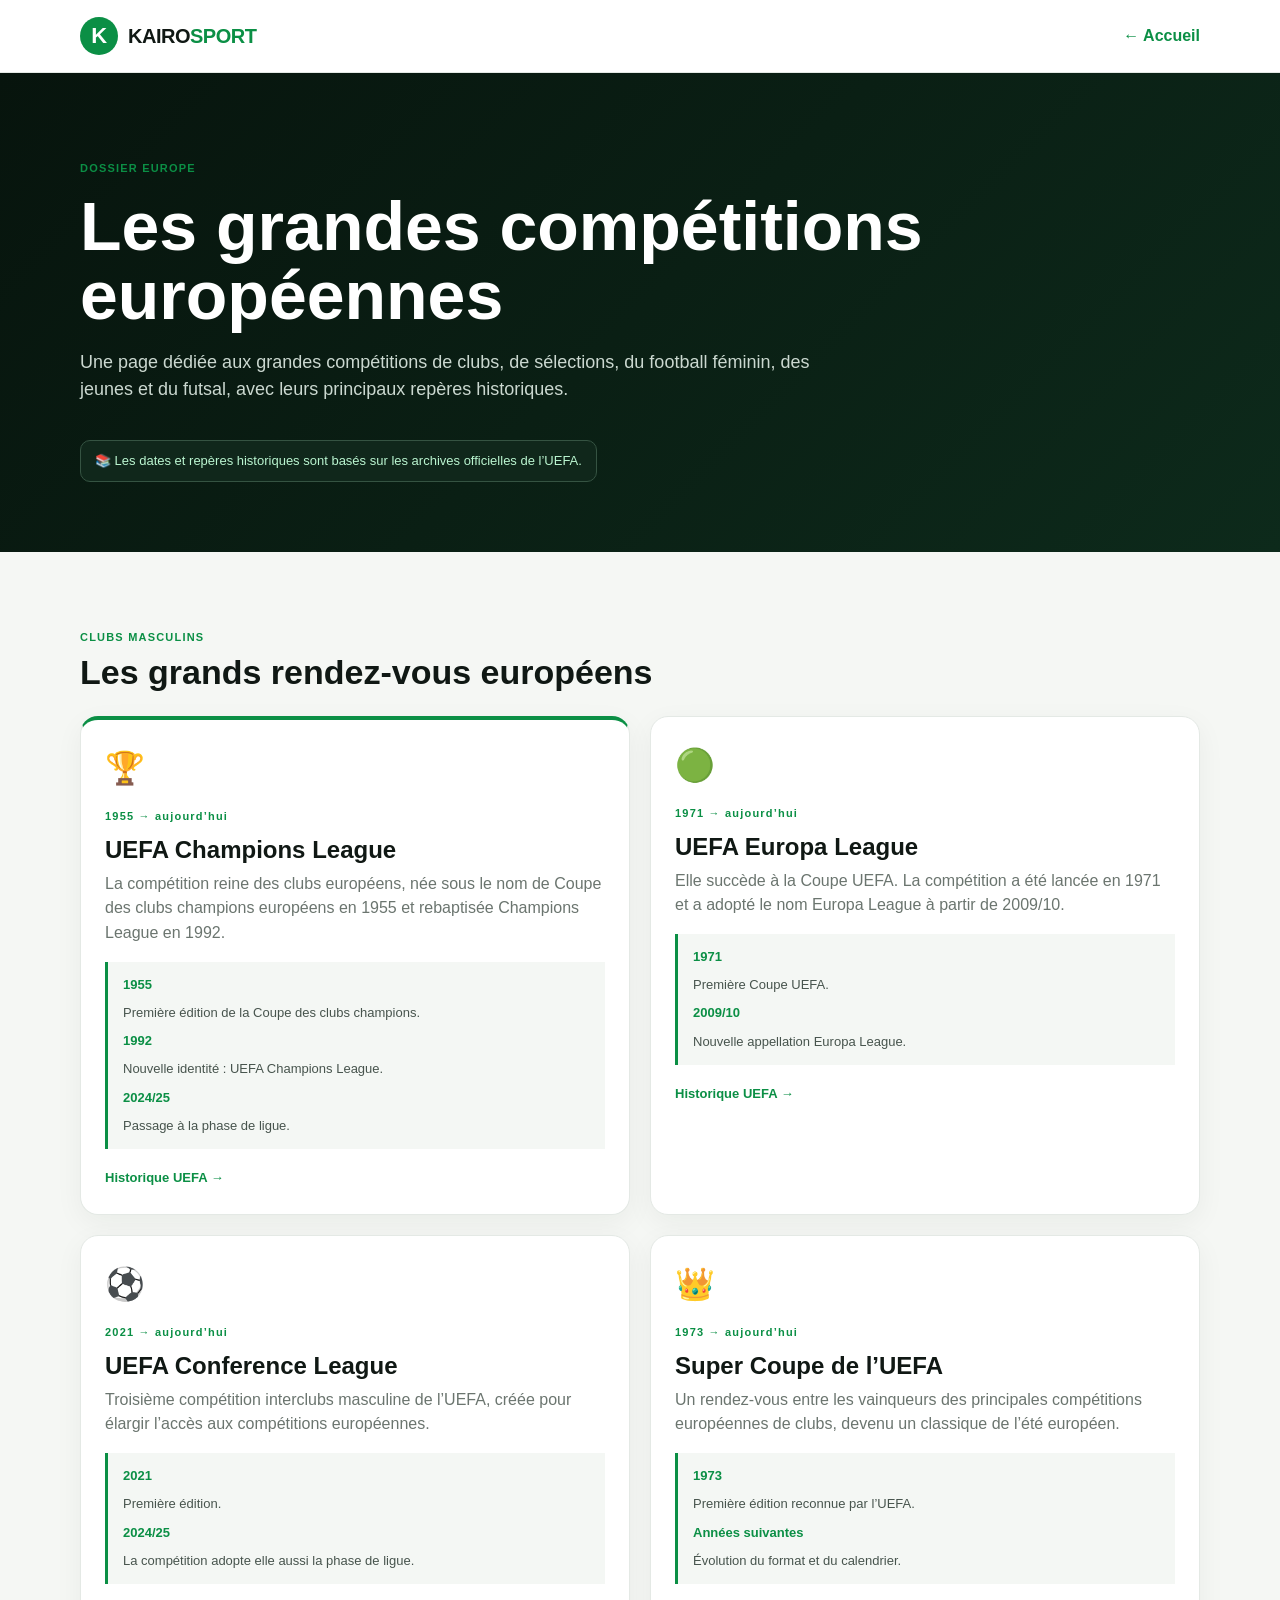
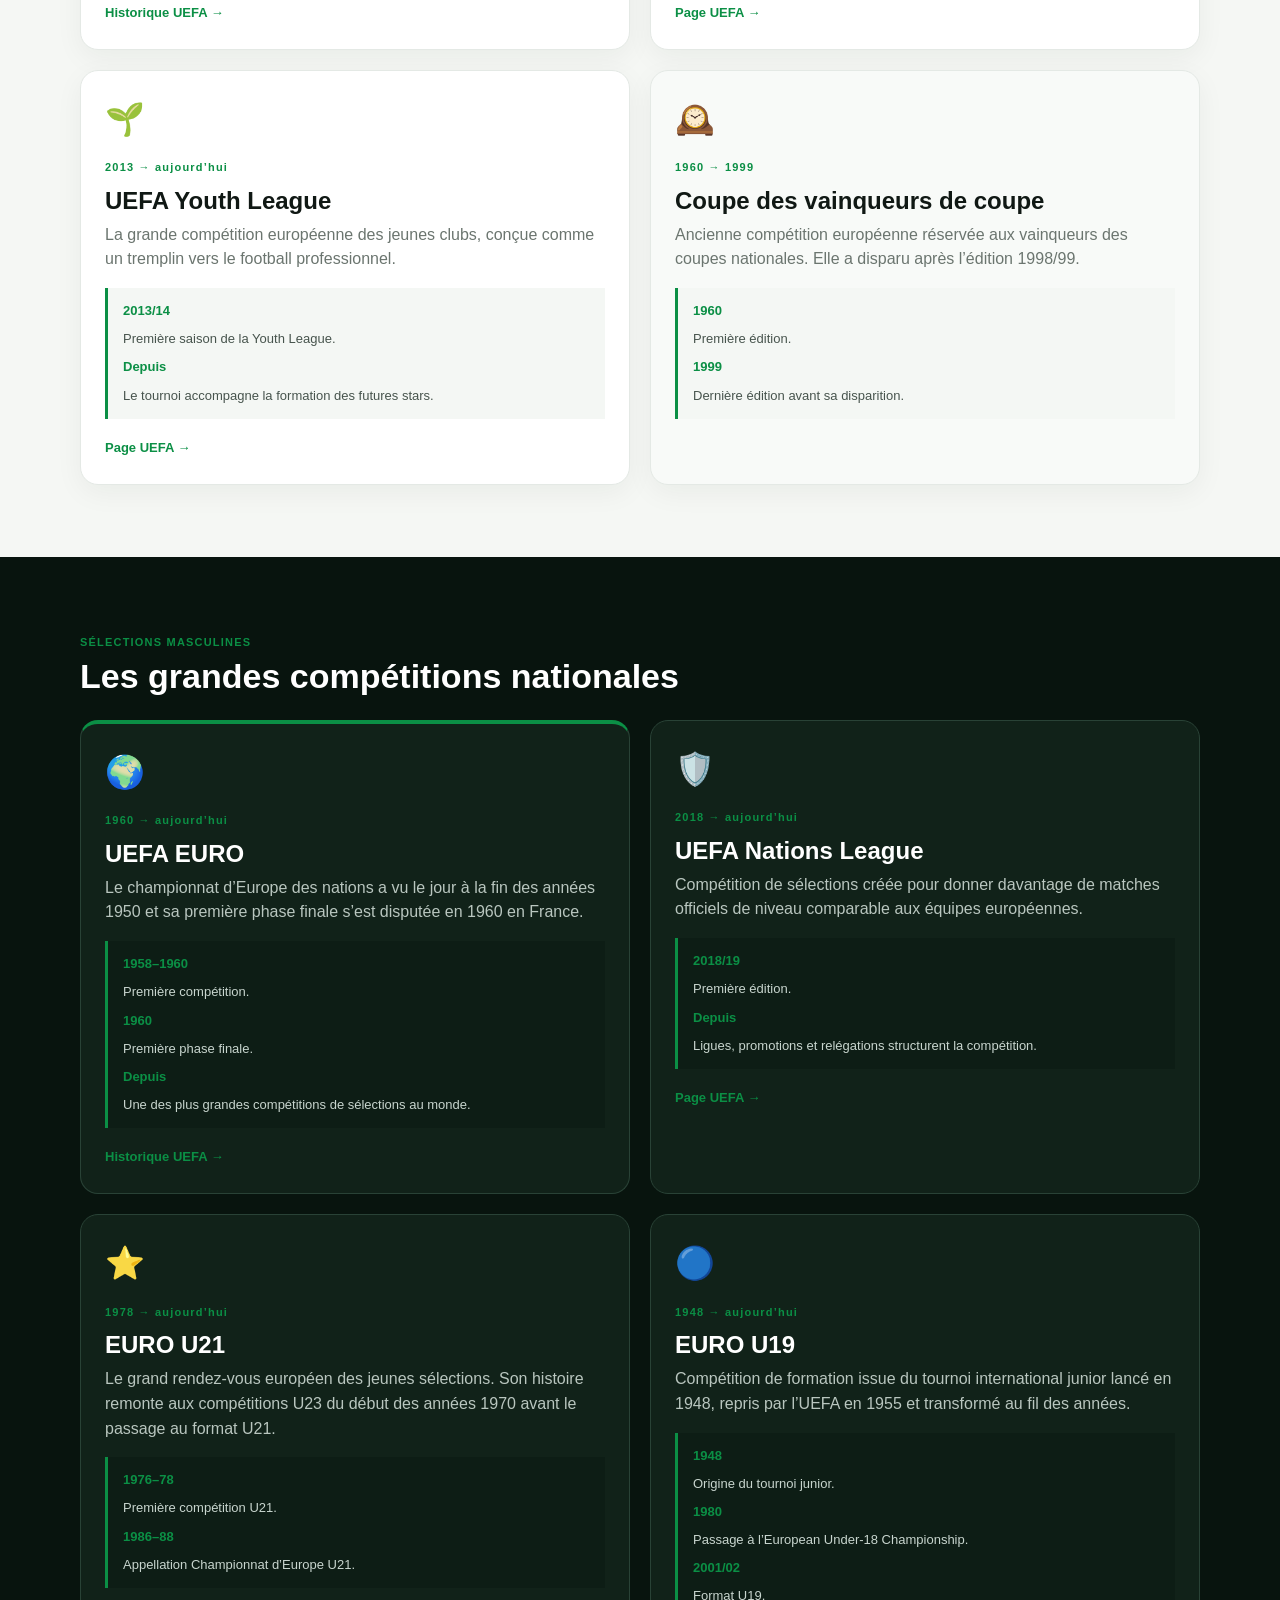
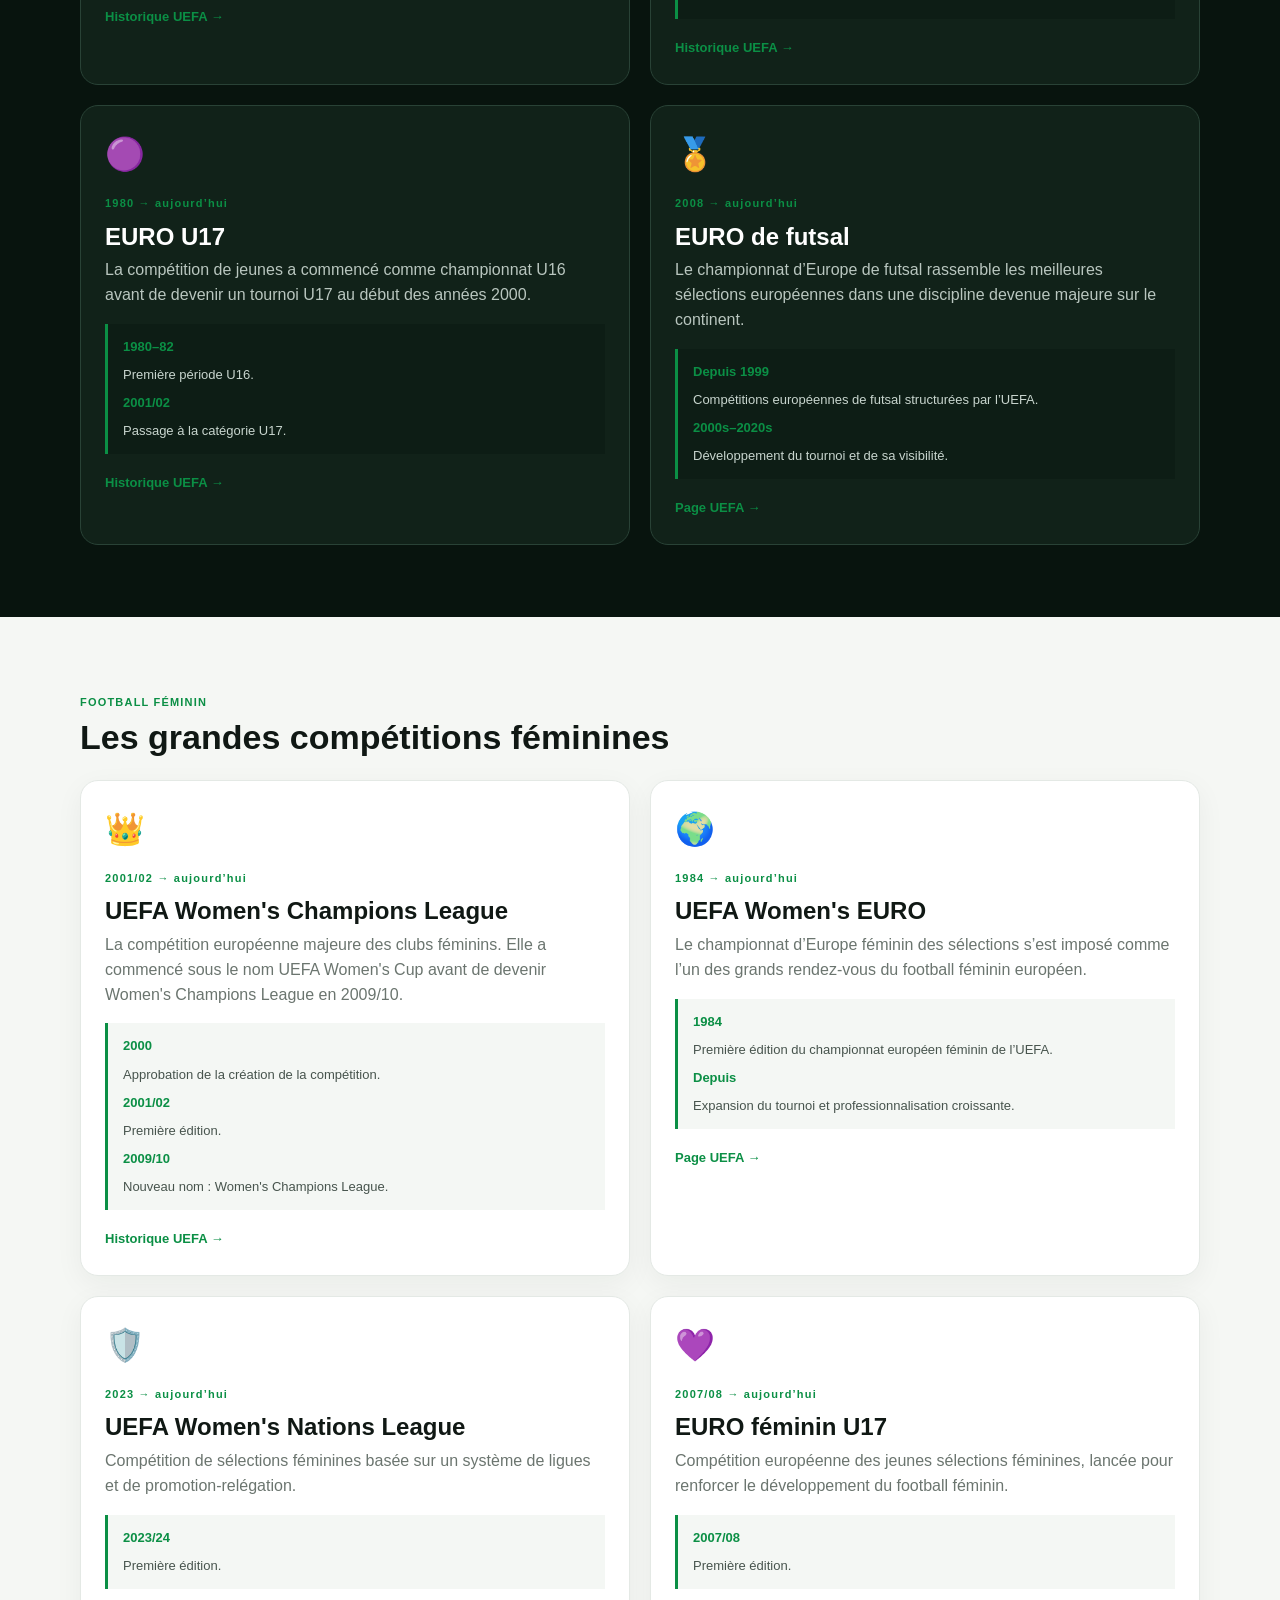
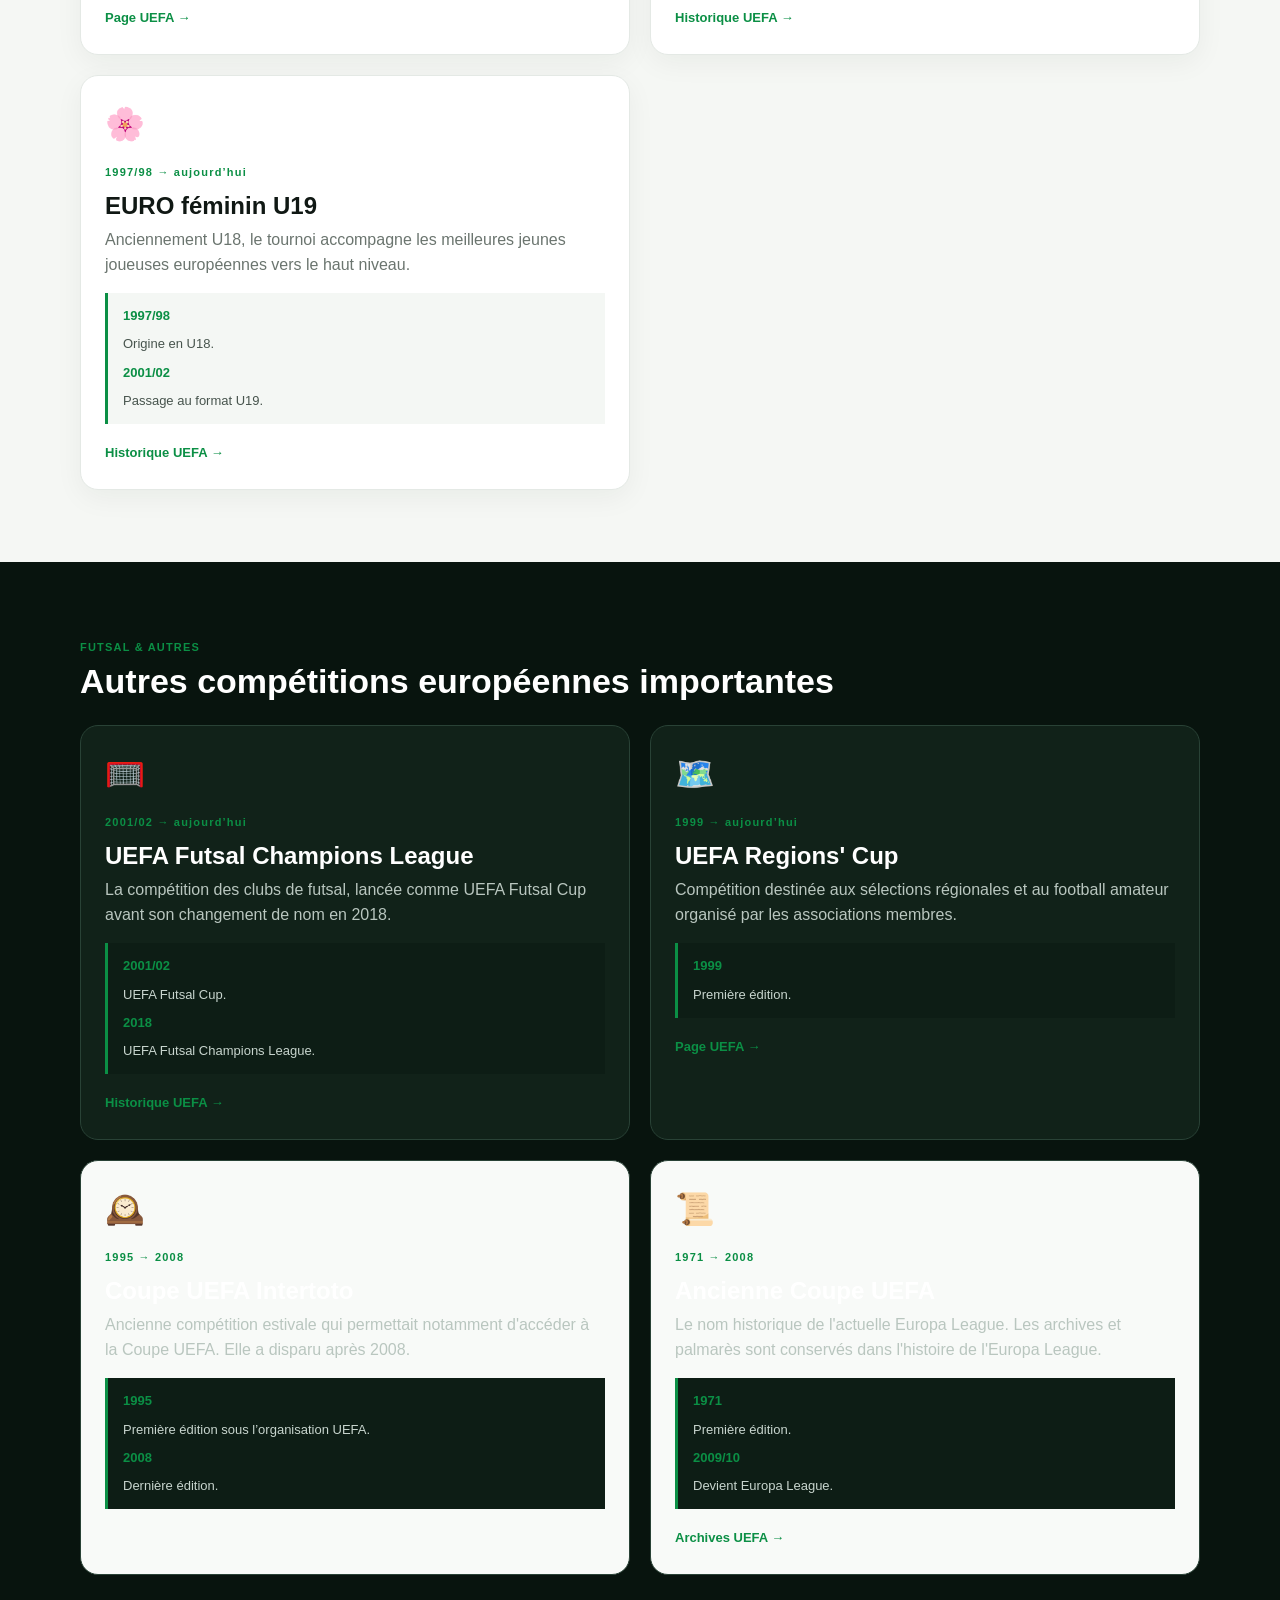
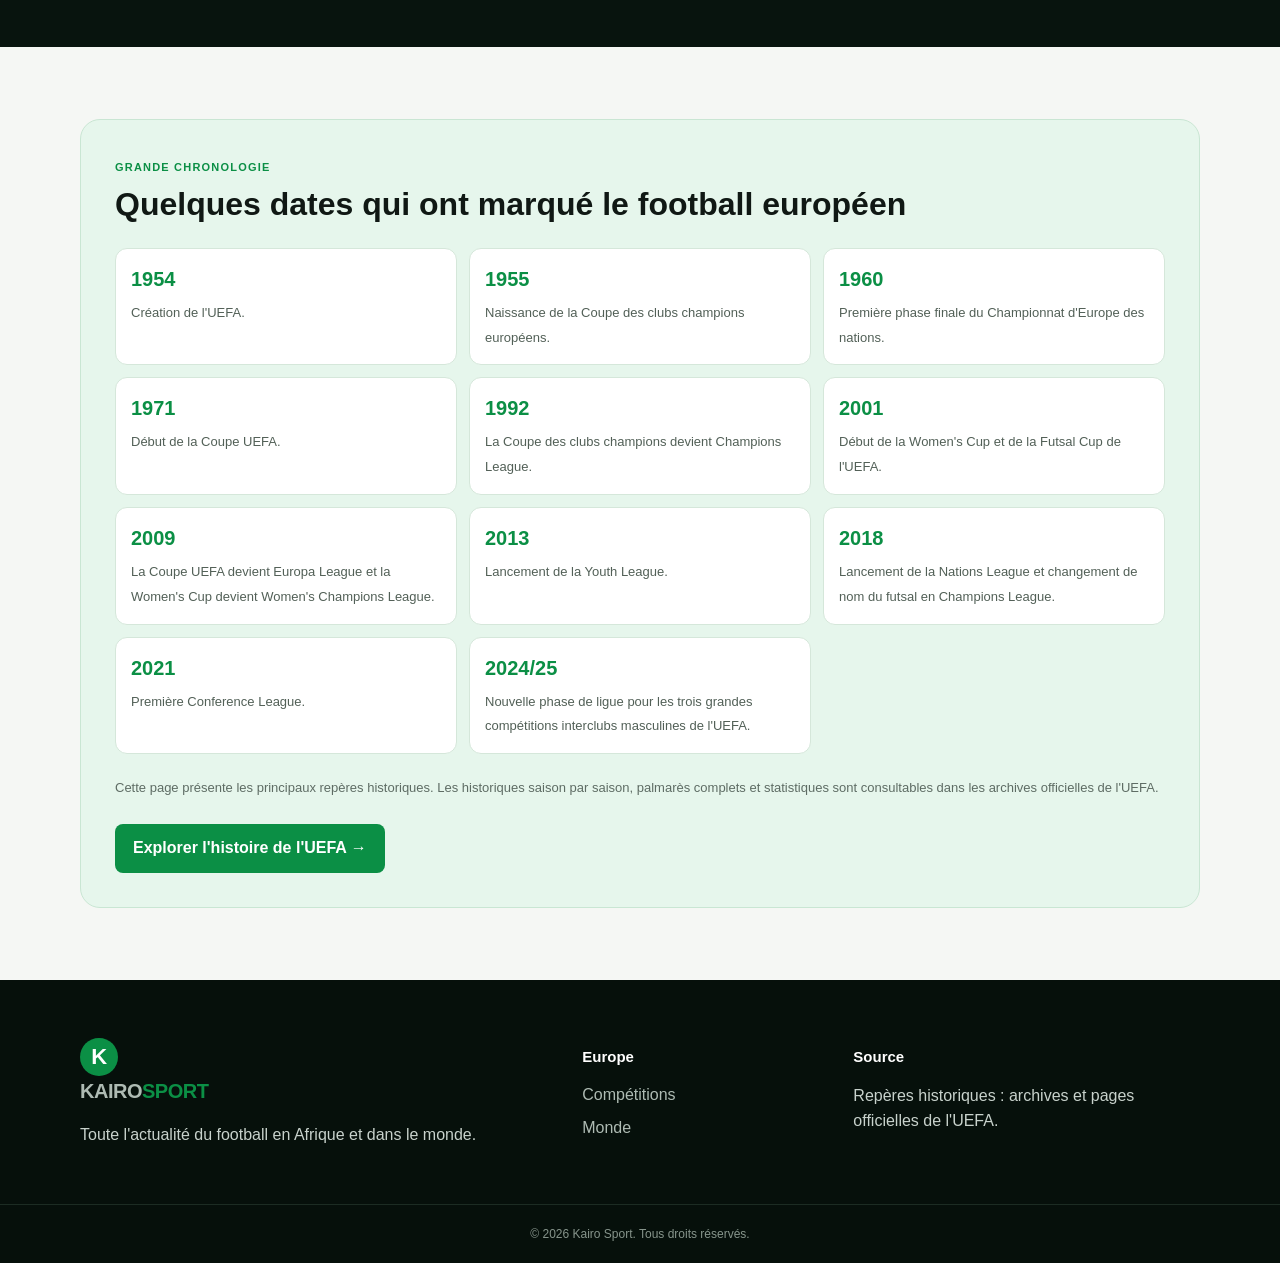
<file: europe.html>
<!DOCTYPE html>
<html lang="fr">
<head>
  <meta charset="UTF-8">
  <meta name="viewport" content="width=device-width, initial-scale=1.0">
  <meta name="description" content="Kairo Sport — Grandes compétitions européennes, histoire, palmarès et grandes dates du football européen.">
  <title>Kairo Sport | Grandes compétitions européennes</title>
  <link rel="stylesheet" href="style.css">
</head>
<body>
  <header class="site-header">
    <div class="container header-inner">
      <a class="brand" href="index.html" aria-label="Kairo Sport accueil">
        <span class="brand-mark">K</span>
        <span>KAIRO<span class="brand-accent">SPORT</span></span>
      </a>
      <a class="europe-back" href="index.html">← Accueil</a>
    </div>
  </header>

  <main>
    <section class="europe-hero">
      <div class="container">
        <span class="tag">DOSSIER EUROPE</span>
        <h1>Les grandes compétitions européennes</h1>
        <p>Une page dédiée aux grandes compétitions de clubs, de sélections, du football féminin, des jeunes et du futsal, avec leurs principaux repères historiques.</p>
        <div class="history-note">📚 Les dates et repères historiques sont basés sur les archives officielles de l’UEFA.</div>
      </div>
    </section>

    <section class="container section">
      <div class="section-head">
        <div><span class="eyebrow">CLUBS MASCULINS</span><h2>Les grands rendez-vous européens</h2></div>
      </div>
      <div class="competition-grid">
        <article class="competition-card featured">
          <div class="competition-icon">🏆</div>
          <div><span class="tag">1955 → aujourd’hui</span><h3>UEFA Champions League</h3><p>La compétition reine des clubs européens, née sous le nom de Coupe des clubs champions européens en 1955 et rebaptisée Champions League en 1992.</p><div class="timeline"><b>1955</b> Première édition de la Coupe des clubs champions.<b>1992</b> Nouvelle identité : UEFA Champions League.<b>2024/25</b> Passage à la phase de ligue.</div><a href="https://fr.uefa.com/uefachampionsleague/history/" target="_blank" rel="noopener">Historique UEFA →</a></article>

        <article class="competition-card">
          <div class="competition-icon">🟢</div>
          <span class="tag">1971 → aujourd’hui</span><h3>UEFA Europa League</h3><p>Elle succède à la Coupe UEFA. La compétition a été lancée en 1971 et a adopté le nom Europa League à partir de 2009/10.</p><div class="timeline"><b>1971</b> Première Coupe UEFA.<b>2009/10</b> Nouvelle appellation Europa League.</div><a href="https://www.uefa.com/uefaeuropaleague/history/" target="_blank" rel="noopener">Historique UEFA →</a>
        </article>

        <article class="competition-card">
          <div class="competition-icon">⚽</div>
          <span class="tag">2021 → aujourd’hui</span><h3>UEFA Conference League</h3><p>Troisième compétition interclubs masculine de l’UEFA, créée pour élargir l’accès aux compétitions européennes.</p><div class="timeline"><b>2021</b> Première édition.<b>2024/25</b> La compétition adopte elle aussi la phase de ligue.</div><a href="https://www.uefa.com/uefaconferenceleague/history/" target="_blank" rel="noopener">Historique UEFA →</a>
        </article>

        <article class="competition-card">
          <div class="competition-icon">👑</div>
          <span class="tag">1973 → aujourd’hui</span><h3>Super Coupe de l’UEFA</h3><p>Un rendez-vous entre les vainqueurs des principales compétitions européennes de clubs, devenu un classique de l’été européen.</p><div class="timeline"><b>1973</b> Première édition reconnue par l’UEFA.<b>Années suivantes</b> Évolution du format et du calendrier.</div><a href="https://www.uefa.com/uefasupercup/" target="_blank" rel="noopener">Page UEFA →</a>
        </article>

        <article class="competition-card">
          <div class="competition-icon">🌱</div>
          <span class="tag">2013 → aujourd’hui</span><h3>UEFA Youth League</h3><p>La grande compétition européenne des jeunes clubs, conçue comme un tremplin vers le football professionnel.</p><div class="timeline"><b>2013/14</b> Première saison de la Youth League.<b>Depuis</b> Le tournoi accompagne la formation des futures stars.</div><a href="https://www.uefa.com/uefayouthleague/" target="_blank" rel="noopener">Page UEFA →</a>
        </article>

        <article class="competition-card historic">
          <div class="competition-icon">🕰️</div>
          <span class="tag">1960 → 1999</span><h3>Coupe des vainqueurs de coupe</h3><p>Ancienne compétition européenne réservée aux vainqueurs des coupes nationales. Elle a disparu après l’édition 1998/99.</p><div class="timeline"><b>1960</b> Première édition.<b>1999</b> Dernière édition avant sa disparition.</div>
        </article>
      </div>
    </section>

    <section class="dark-section">
      <div class="container section">
        <div class="section-head light"><div><span class="eyebrow">SÉLECTIONS MASCULINES</span><h2>Les grandes compétitions nationales</h2></div></div>
        <div class="competition-grid">
          <article class="competition-card dark-card featured">
            <div class="competition-icon">🌍</div><span class="tag">1960 → aujourd’hui</span><h3>UEFA EURO</h3><p>Le championnat d’Europe des nations a vu le jour à la fin des années 1950 et sa première phase finale s’est disputée en 1960 en France.</p><div class="timeline"><b>1958–1960</b> Première compétition.<b>1960</b> Première phase finale.<b>Depuis</b> Une des plus grandes compétitions de sélections au monde.</div><a href="https://www.uefa.com/uefaeuro/history/" target="_blank" rel="noopener">Historique UEFA →</a>
          </article>

          <article class="competition-card dark-card">
            <div class="competition-icon">🛡️</div><span class="tag">2018 → aujourd’hui</span><h3>UEFA Nations League</h3><p>Compétition de sélections créée pour donner davantage de matches officiels de niveau comparable aux équipes européennes.</p><div class="timeline"><b>2018/19</b> Première édition.<b>Depuis</b> Ligues, promotions et relégations structurent la compétition.</div><a href="https://www.uefa.com/uefanationsleague/" target="_blank" rel="noopener">Page UEFA →</a>
          </article>

          <article class="competition-card dark-card">
            <div class="competition-icon">⭐</div><span class="tag">1978 → aujourd’hui</span><h3>EURO U21</h3><p>Le grand rendez-vous européen des jeunes sélections. Son histoire remonte aux compétitions U23 du début des années 1970 avant le passage au format U21.</p><div class="timeline"><b>1976–78</b> Première compétition U21.<b>1986–88</b> Appellation Championnat d’Europe U21.</div><a href="https://www.uefa.com/under21/history/" target="_blank" rel="noopener">Historique UEFA →</a>
          </article>

          <article class="competition-card dark-card">
            <div class="competition-icon">🔵</div><span class="tag">1948 → aujourd’hui</span><h3>EURO U19</h3><p>Compétition de formation issue du tournoi international junior lancé en 1948, repris par l’UEFA en 1955 et transformé au fil des années.</p><div class="timeline"><b>1948</b> Origine du tournoi junior.<b>1980</b> Passage à l’European Under-18 Championship.<b>2001/02</b> Format U19.</div><a href="https://www.uefa.com/under19/history/" target="_blank" rel="noopener">Historique UEFA →</a>
          </article>

          <article class="competition-card dark-card">
            <div class="competition-icon">🟣</div><span class="tag">1980 → aujourd’hui</span><h3>EURO U17</h3><p>La compétition de jeunes a commencé comme championnat U16 avant de devenir un tournoi U17 au début des années 2000.</p><div class="timeline"><b>1980–82</b> Première période U16.<b>2001/02</b> Passage à la catégorie U17.</div><a href="https://www.uefa.com/under17/history/" target="_blank" rel="noopener">Historique UEFA →</a>
          </article>

          <article class="competition-card dark-card">
            <div class="competition-icon">🏅</div><span class="tag">2008 → aujourd’hui</span><h3>EURO de futsal</h3><p>Le championnat d’Europe de futsal rassemble les meilleures sélections européennes dans une discipline devenue majeure sur le continent.</p><div class="timeline"><b>Depuis 1999</b> Compétitions européennes de futsal structurées par l’UEFA.<b>2000s–2020s</b> Développement du tournoi et de sa visibilité.</div><a href="https://www.uefa.com/futsaleuro/" target="_blank" rel="noopener">Page UEFA →</a>
          </article>
        </div>
      </div>
    </section>

    <section class="container section">
      <div class="section-head"><div><span class="eyebrow">FOOTBALL FÉMININ</span><h2>Les grandes compétitions féminines</h2></div></div>
      <div class="competition-grid">
        <article class="competition-card">
          <div class="competition-icon">👑</div><span class="tag">2001/02 → aujourd’hui</span><h3>UEFA Women's Champions League</h3><p>La compétition européenne majeure des clubs féminins. Elle a commencé sous le nom UEFA Women's Cup avant de devenir Women's Champions League en 2009/10.</p><div class="timeline"><b>2000</b> Approbation de la création de la compétition.<b>2001/02</b> Première édition.<b>2009/10</b> Nouveau nom : Women's Champions League.</div><a href="https://www.uefa.com/womenschampionsleague/history/" target="_blank" rel="noopener">Historique UEFA →</a>
        </article>

        <article class="competition-card">
          <div class="competition-icon">🌍</div><span class="tag">1984 → aujourd’hui</span><h3>UEFA Women's EURO</h3><p>Le championnat d’Europe féminin des sélections s’est imposé comme l’un des grands rendez-vous du football féminin européen.</p><div class="timeline"><b>1984</b> Première édition du championnat européen féminin de l’UEFA.<b>Depuis</b> Expansion du tournoi et professionnalisation croissante.</div><a href="https://www.uefa.com/womenseuro/" target="_blank" rel="noopener">Page UEFA →</a>
        </article>

        <article class="competition-card">
          <div class="competition-icon">🛡️</div><span class="tag">2023 → aujourd’hui</span><h3>UEFA Women's Nations League</h3><p>Compétition de sélections féminines basée sur un système de ligues et de promotion-relégation.</p><div class="timeline"><b>2023/24</b> Première édition.</div><a href="https://www.uefa.com/womensnationsleague/" target="_blank" rel="noopener">Page UEFA →</a>
        </article>

        <article class="competition-card">
          <div class="competition-icon">💜</div><span class="tag">2007/08 → aujourd’hui</span><h3>EURO féminin U17</h3><p>Compétition européenne des jeunes sélections féminines, lancée pour renforcer le développement du football féminin.</p><div class="timeline"><b>2007/08</b> Première édition.</div><a href="https://www.uefa.com/womensunder17/history/" target="_blank" rel="noopener">Historique UEFA →</a>
        </article>

        <article class="competition-card">
          <div class="competition-icon">🌸</div><span class="tag">1997/98 → aujourd’hui</span><h3>EURO féminin U19</h3><p>Anciennement U18, le tournoi accompagne les meilleures jeunes joueuses européennes vers le haut niveau.</p><div class="timeline"><b>1997/98</b> Origine en U18.<b>2001/02</b> Passage au format U19.</div><a href="https://www.uefa.com/womensunder19/history/" target="_blank" rel="noopener">Historique UEFA →</a>
        </article>
      </div>
    </section>

    <section class="dark-section">
      <div class="container section">
        <div class="section-head light"><div><span class="eyebrow">FUTSAL & AUTRES</span><h2>Autres compétitions européennes importantes</h2></div></div>
        <div class="competition-grid">
          <article class="competition-card dark-card"><div class="competition-icon">🥅</div><span class="tag">2001/02 → aujourd’hui</span><h3>UEFA Futsal Champions League</h3><p>La compétition des clubs de futsal, lancée comme UEFA Futsal Cup avant son changement de nom en 2018.</p><div class="timeline"><b>2001/02</b> UEFA Futsal Cup.<b>2018</b> UEFA Futsal Champions League.</div><a href="https://www.uefa.com/uefafutsalchampionsleague/history/" target="_blank" rel="noopener">Historique UEFA →</a></article>
          <article class="competition-card dark-card"><div class="competition-icon">🗺️</div><span class="tag">1999 → aujourd’hui</span><h3>UEFA Regions' Cup</h3><p>Compétition destinée aux sélections régionales et au football amateur organisé par les associations membres.</p><div class="timeline"><b>1999</b> Première édition.</div><a href="https://www.uefa.com/regionscup/" target="_blank" rel="noopener">Page UEFA →</a></article>
          <article class="competition-card dark-card historic"><div class="competition-icon">🕰️</div><span class="tag">1995 → 2008</span><h3>Coupe UEFA Intertoto</h3><p>Ancienne compétition estivale qui permettait notamment d'accéder à la Coupe UEFA. Elle a disparu après 2008.</p><div class="timeline"><b>1995</b> Première édition sous l’organisation UEFA.<b>2008</b> Dernière édition.</div></article>
          <article class="competition-card dark-card historic"><div class="competition-icon">📜</div><span class="tag">1971 → 2008</span><h3>Ancienne Coupe UEFA</h3><p>Le nom historique de l'actuelle Europa League. Les archives et palmarès sont conservés dans l'histoire de l'Europa League.</p><div class="timeline"><b>1971</b> Première édition.<b>2009/10</b> Devient Europa League.</div><a href="https://www.uefa.com/uefaeuropaleague/history/" target="_blank" rel="noopener">Archives UEFA →</a></article>
        </div>
      </div>
    </section>

    <section class="container section">
      <div class="history-board">
        <span class="eyebrow">GRANDE CHRONOLOGIE</span>
        <h2>Quelques dates qui ont marqué le football européen</h2>
        <div class="history-line">
          <div><b>1954</b><span>Création de l'UEFA.</span></div>
          <div><b>1955</b><span>Naissance de la Coupe des clubs champions européens.</span></div>
          <div><b>1960</b><span>Première phase finale du Championnat d'Europe des nations.</span></div>
          <div><b>1971</b><span>Début de la Coupe UEFA.</span></div>
          <div><b>1992</b><span>La Coupe des clubs champions devient Champions League.</span></div>
          <div><b>2001</b><span>Début de la Women's Cup et de la Futsal Cup de l'UEFA.</span></div>
          <div><b>2009</b><span>La Coupe UEFA devient Europa League et la Women's Cup devient Women's Champions League.</span></div>
          <div><b>2013</b><span>Lancement de la Youth League.</span></div>
          <div><b>2018</b><span>Lancement de la Nations League et changement de nom du futsal en Champions League.</span></div>
          <div><b>2021</b><span>Première Conference League.</span></div>
          <div><b>2024/25</b><span>Nouvelle phase de ligue pour les trois grandes compétitions interclubs masculines de l'UEFA.</span></div>
        </div>
        <p class="history-source">Cette page présente les principaux repères historiques. Les historiques saison par saison, palmarès complets et statistiques sont consultables dans les archives officielles de l'UEFA.</p>
        <a class="btn" href="https://www.uefa.com/about/our-history/" target="_blank" rel="noopener">Explorer l'histoire de l'UEFA →</a>
      </div>
    </section>
  </main>

  <footer>
    <div class="container footer-grid">
      <div><a class="brand footer-brand" href="index.html"><span class="brand-mark">K</span><span>KAIRO<span class="brand-accent">SPORT</span></span></a><p>Toute l'actualité du football en Afrique et dans le monde.</p></div>
      <div><h3>Europe</h3><a href="europe.html">Compétitions</a><a href="index.html#monde">Monde</a></div>
      <div><h3>Source</h3><p>Repères historiques : archives et pages officielles de l'UEFA.</p></div>
    </div>
    <div class="copyright">© <span id="year">2026</span> Kairo Sport. Tous droits réservés.</div>
  </footer>
</body>
</html>
</file>
<file: style.css>
:root{--green:#0b8f45;--green2:#12b85b;--dark:#08140e;--ink:#101814;--muted:#6b756f;--paper:#f5f7f4;--white:#fff;--line:#e4e9e5}
*{box-sizing:border-box}html{scroll-behavior:smooth}body{margin:0;font-family:Arial,Helvetica,sans-serif;background:var(--paper);color:var(--ink);line-height:1.55}.container{width:min(1120px,92%);margin:auto}
.site-header{position:sticky;top:0;z-index:20;background:rgba(255,255,255,.96);backdrop-filter:blur(10px);border-bottom:1px solid var(--line)}.header-inner{min-height:72px;display:flex;align-items:center;justify-content:space-between;gap:20px}
.brand{display:flex;align-items:center;gap:10px;color:var(--ink);font-weight:900;font-size:20px;letter-spacing:-.5px;text-decoration:none}.brand-mark{width:38px;height:38px;border-radius:50%;display:grid;place-items:center;background:var(--green);color:white;font-size:22px;font-weight:900}.brand-accent{color:var(--green)}
.nav{display:flex;gap:24px;align-items:center}.nav a{color:#3c4741;text-decoration:none;font-weight:700;font-size:14px}.nav a:hover,.nav .active{color:var(--green)}.menu-toggle{display:none;border:0;background:none;font-size:27px}
.breaking{background:var(--dark);color:#fff}.breaking-inner{min-height:42px;display:flex;align-items:center;gap:14px;font-size:13px}.breaking strong{background:var(--green);padding:4px 8px;border-radius:4px;font-size:11px}
.hero{display:grid;grid-template-columns:2fr 1fr;gap:20px;padding-top:28px}.hero-card{position:relative;min-height:500px;border-radius:20px;overflow:hidden;background:#111;color:white}.image-link{display:block;color:inherit;text-decoration:none}.hero-image-link{position:absolute;inset:0;display:block}.hero-image{position:absolute;inset:0;background:linear-gradient(180deg,transparent 25%,rgba(0,0,0,.85)),url('https://images.unsplash.com/photo-1579952363873-27f3bade9f55?auto=format&fit=crop&w=1400&q=85') center/cover}.hero-content{position:absolute;left:0;right:0;bottom:0;padding:38px}.hero h1{font-size:clamp(34px,5vw,58px);line-height:1.02;margin:12px 0}.hero p{max-width:650px;color:#e4e9e5}.tag,.eyebrow{display:inline-block;color:var(--green);font-size:11px;font-weight:900;letter-spacing:1.2px}.hero .tag,.world-card .tag,.feature-card .tag{color:#baf5d0}.btn{display:inline-block;margin-top:10px;background:var(--green);color:#fff;text-decoration:none;padding:12px 18px;border-radius:8px;font-weight:800}
.hero-side{display:grid;gap:20px}.mini-card{background:white;border-radius:18px;overflow:hidden;box-shadow:0 8px 30px rgba(10,30,20,.06)}.mini-image{height:190px;background-position:center;background-size:cover}.image-2{background-image:url('https://images.unsplash.com/photo-1517466787929-bc90951d0974?auto=format&fit=crop&w=900&q=80')}.image-3{background-image:url('https://images.unsplash.com/photo-1579952363873-27f3bade9f55?auto=format&fit=crop&w=900&q=80')}.mini-card>div:last-child{padding:18px}.mini-card h2{font-size:20px;line-height:1.2;margin:6px 0}
.section{padding:72px 0}.section-head{display:flex;justify-content:space-between;align-items:end;gap:20px;margin-bottom:24px}.section-head h2{font-size:34px;line-height:1.1;margin:5px 0 0}.section-head a{color:var(--green);font-weight:800;text-decoration:none}.news-grid{display:grid;grid-template-columns:repeat(3,1fr);gap:22px}.news-card{background:#fff;border-radius:16px;overflow:hidden;border:1px solid var(--line)}.news-image{height:220px;background-size:cover;background-position:center}.image-4{background-image:url('https://images.unsplash.com/photo-1521412644187-c49fa049e84d?auto=format&fit=crop&w=900&q=80')}.image-5{background-image:url('https://images.unsplash.com/photo-1431324155629-1a6deb1dec8d?auto=format&fit=crop&w=900&q=80')}.image-6{background-image:url('https://images.unsplash.com/photo-1553778263-73a83bab9b0c?auto=format&fit=crop&w=900&q=80')}.news-body{padding:20px}.news-body h3{font-size:21px;line-height:1.2;margin:8px 0}.news-body p{color:var(--muted);margin:8px 0}.news-body small{color:#89928c}
.dark-section{background:var(--dark);color:white}.light h2{color:white}.light a{color:#70e19b}.feature-row{display:grid;grid-template-columns:2fr 1fr;gap:24px}.feature-card{background:#112219;border-radius:18px;overflow:hidden;display:grid;grid-template-columns:1.1fr 1fr}.feature-image{min-height:320px;background-size:cover;background-position:center}.image-7{background-image:url('https://images.unsplash.com/photo-1574629810360-7efbbe195018?auto=format&fit=crop&w=1000&q=80')}.feature-card>div:last-child{padding:30px}.feature-card h3{font-size:28px;line-height:1.15;margin:10px 0}.feature-card p{color:#b9c6bf}.stat-panel{display:grid;grid-template-columns:1fr;gap:12px}.stat-panel div{border:1px solid #294236;border-radius:14px;padding:22px;display:flex;justify-content:space-between;align-items:center}.stat-panel strong{font-size:27px;color:#71e39b}.stat-panel span{color:#b9c6bf;font-size:13px}
.world-grid{display:grid;grid-template-columns:1fr 1fr;gap:22px}.world-card{min-height:330px;border-radius:18px;overflow:hidden;background-size:cover;background-position:center;display:flex;align-items:end;padding:28px;color:white;position:relative}.world-card:before{content:'';position:absolute;inset:0;background:linear-gradient(transparent,rgba(0,0,0,.8))}.world-card>div{position:relative}.image-8{background-image:url('https://images.unsplash.com/photo-1522778119026-d647f0596c20?auto=format&fit=crop&w=1100&q=80')}.image-9{background-image:url('https://images.unsplash.com/photo-1508098682722-e99c43a406b2?auto=format&fit=crop&w=1100&q=80')}.world-card h3{font-size:28px;line-height:1.1;margin:7px 0 0}
.newsletter{background:#dff5e8;border-radius:20px;padding:36px;display:flex;align-items:center;justify-content:space-between;gap:30px}.newsletter h2{font-size:32px;margin:5px 0}.newsletter p{margin:0;color:#526057}.newsletter form{display:flex;min-width:min(100%,440px)}.newsletter input{flex:1;padding:14px;border:1px solid #c4d9ca;border-radius:8px 0 0 8px;font-size:15px}.newsletter button{border:0;background:var(--green);color:white;font-weight:800;padding:0 20px;border-radius:0 8px 8px 0}
footer{background:#06100b;color:#c8d2cc;padding-top:50px}.footer-grid{display:grid;grid-template-columns:2fr 1fr 1.5fr;gap:40px;padding-bottom:40px}.footer-brand{color:#fff}.footer-grid h3{color:#fff;font-size:15px}.footer-grid a{display:block;color:#aebbb3;text-decoration:none;margin:8px 0}.copyright{border-top:1px solid #1c2c23;text-align:center;padding:20px;font-size:12px;color:#87958c}
@media(max-width:800px){.menu-toggle{display:block}.nav{display:none;position:absolute;top:72px;left:0;right:0;background:white;padding:18px 4%;border-bottom:1px solid var(--line);flex-direction:column;align-items:flex-start;gap:15px}.nav.open{display:flex}.hero,.news-grid,.feature-row,.world-grid,.footer-grid{grid-template-columns:1fr}.hero-card{min-height:470px}.hero-side{grid-template-columns:1fr 1fr}.mini-image{height:140px}.section{padding:52px 0}.newsletter{display:block}.newsletter form{margin-top:20px;min-width:0}.feature-card{grid-template-columns:1fr}.feature-image{min-height:230px}.stat-panel{grid-template-columns:repeat(3,1fr)}.stat-panel div{display:block}.stat-panel span{display:block;margin-top:8px}.breaking-inner span{display:none}}
@media(max-width:520px){.hero-side{grid-template-columns:1fr}.hero-content{padding:24px}.hero h1{font-size:37px}.news-image{height:190px}.stat-panel{grid-template-columns:1fr}.world-card{min-height:270px}.newsletter{padding:26px}.newsletter form{display:block}.newsletter input,.newsletter button{width:100%;border-radius:8px}.newsletter button{padding:13px;margin-top:8px}.footer-grid{gap:20px}}
.countries-panel{margin-top:24px;background:#0d1d15;border:1px solid #294236;border-radius:18px;padding:26px}.countries-head{display:flex;justify-content:space-between;align-items:end;gap:20px;margin-bottom:20px}.countries-head h3{color:#fff;font-size:28px;margin:5px 0 0}.countries-count{color:#71e39b;font-weight:900}.countries-grid{display:grid;grid-template-columns:repeat(3,1fr);gap:10px}.country-item{display:flex;align-items:center;gap:10px;background:#11271c;border:1px solid #294236;border-radius:10px;padding:11px 12px;color:#e1e9e4;font-size:14px}.country-number{color:#71e39b;font-weight:900;font-size:11px;min-width:22px}.countries-note{color:#9fb0a6;font-size:12px;margin:18px 0 0}@media(max-width:800px){.countries-grid{grid-template-columns:repeat(2,1fr)}}@media(max-width:520px){.countries-panel{padding:20px}.countries-head{align-items:start;display:block}.countries-count{display:block;margin-top:8px}.countries-grid{grid-template-columns:1fr}}
.world-cta{display:inline-block;margin-top:10px;color:#baf5d0;font-size:13px;font-weight:900}
.europe-preview{margin-top:22px;background:#0d1d15;border:1px solid #294236;border-radius:18px;padding:26px;display:grid;grid-template-columns:1.2fr 1fr auto;gap:24px;align-items:center}
.europe-preview h3{color:#fff;font-size:24px;margin:6px 0}.europe-preview p{color:#b9c6bf;margin:0}.europe-pills{display:flex;flex-wrap:wrap;gap:8px}.europe-pills span{background:#11271c;border:1px solid #294236;border-radius:999px;padding:9px 12px;color:#dce7e0;font-size:12px;font-weight:700}.europe-btn{margin:0;white-space:nowrap}
.europe-back{color:var(--green);font-weight:800;text-decoration:none}
.europe-hero{background:linear-gradient(135deg,#07140d,#0d2a1b);color:#fff;padding:82px 0 70px}.europe-hero h1{font-size:clamp(38px,7vw,68px);line-height:1.02;max-width:850px;margin:12px 0}.europe-hero p{max-width:780px;color:#cbd8d0;font-size:18px}.history-note{display:inline-block;margin-top:18px;border:1px solid #355342;background:#10271b;border-radius:10px;padding:10px 14px;color:#baf5d0;font-size:13px}
.competition-grid{display:grid;grid-template-columns:repeat(2,1fr);gap:20px}.competition-card{background:#fff;border:1px solid var(--line);border-radius:18px;padding:24px;box-shadow:0 8px 28px rgba(10,30,20,.05)}.competition-card.featured{border-top:4px solid var(--green)}.competition-card h3{font-size:24px;line-height:1.15;margin:8px 0}.competition-card p{color:var(--muted);margin:8px 0 16px}.competition-icon{font-size:32px;margin-bottom:10px}.competition-card a{color:var(--green);font-weight:900;text-decoration:none;font-size:13px}.timeline{display:grid;gap:8px;background:#f4f7f4;border-left:3px solid var(--green);padding:13px 15px;margin:14px 0 16px;color:#47544d;font-size:13px}.timeline b{color:var(--green);margin-right:6px}.dark-card{background:#112219;border-color:#294236;color:#fff;box-shadow:none}.dark-card p{color:#b9c6bf}.dark-card .timeline{background:#0d1d15;color:#c8d5ce}.dark-card .competition-icon{filter:saturate(.9)}.historic{background:#f8faf8}.history-board{background:#e6f6ec;border:1px solid #c9e6d3;border-radius:20px;padding:34px}.history-board h2{font-size:32px;line-height:1.1;margin:8px 0 26px}.history-line{display:grid;grid-template-columns:repeat(3,1fr);gap:12px}.history-line div{background:#fff;border-radius:12px;padding:15px;border:1px solid #d5e7da}.history-line b{display:block;color:var(--green);font-size:20px;margin-bottom:5px}.history-line span{color:#526057;font-size:13px}.history-source{color:#5e6c64;font-size:13px;margin:24px 0 16px}
@media(max-width:900px){.europe-preview{grid-template-columns:1fr}.competition-grid{grid-template-columns:1fr}.history-line{grid-template-columns:repeat(2,1fr)}.europe-btn{justify-self:start}}
@media(max-width:520px){.europe-hero{padding:58px 0 48px}.europe-hero p{font-size:16px}.competition-card{padding:20px}.history-board{padding:24px}.history-board h2{font-size:27px}.history-line{grid-template-columns:1fr}.europe-preview{padding:20px}}

.mini-link{display:inline-block;margin:4px 18px 18px;color:var(--green);font-size:13px;font-weight:900;text-decoration:none}
.transfer-hero{background:linear-gradient(135deg,#07140d,#0d2a1b);color:#fff;padding:76px 0 58px}.transfer-hero h1{font-size:clamp(38px,7vw,68px);line-height:1.02;max-width:900px;margin:12px 0}.transfer-hero p{max-width:800px;color:#cbd8d0;font-size:18px}.transfer-stat-row{display:grid;grid-template-columns:repeat(3,1fr);gap:12px;max-width:760px;margin-top:28px}.transfer-stat-row div{border:1px solid #31503e;background:#10271b;border-radius:14px;padding:18px;display:flex;justify-content:space-between;align-items:center}.transfer-stat-row strong{font-size:24px;color:#71e39b}.transfer-stat-row span{font-size:12px;color:#b9c6bf}
.transfer-league-grid{display:grid;grid-template-columns:repeat(3,1fr);gap:18px}.transfer-league{background:#fff;border:1px solid var(--line);border-radius:16px;padding:22px}.transfer-league h3{font-size:23px;margin:7px 0}.transfer-league p{color:var(--muted);margin:7px 0 15px}.league-flag{font-size:28px;display:block;margin-bottom:8px}.league-links{display:flex;flex-wrap:wrap;gap:7px}.league-links span{font-size:11px;font-weight:800;background:#eef5f0;border:1px solid #dce7df;border-radius:999px;padding:6px 9px;color:#46554c}.dark-card .league-links span{background:#0d1d15;border-color:#294236;color:#d2dfd7}
.transfer-process{display:grid;grid-template-columns:repeat(4,1fr);gap:14px}.transfer-process div{background:#f1f6f2;border:1px solid #dce7df;border-radius:16px;padding:20px}.transfer-process b{display:block;color:var(--green);font-size:24px}.transfer-process h3{font-size:18px;margin:7px 0}.transfer-process p{color:var(--muted);font-size:13px}
.transfer-timeline{display:grid;grid-template-columns:1fr 1fr;gap:14px}.transfer-timeline div{border:1px solid #294236;background:#112219;border-radius:14px;padding:18px}.transfer-timeline b{display:block;color:#71e39b;font-size:18px;margin-bottom:5px}.transfer-timeline span{color:#b9c6bf;font-size:13px}
.market-board{background:#e6f6ec;border:1px solid #c9e6d3;border-radius:20px;padding:34px}.market-board h2{font-size:34px;line-height:1.1;margin:8px 0 14px}.market-board p{color:#526057;max-width:900px}.source-links{display:flex;gap:18px;flex-wrap:wrap;margin-top:20px}.source-links a{color:var(--green);font-weight:900;text-decoration:none}
@media(max-width:900px){.transfer-league-grid{grid-template-columns:repeat(2,1fr)}.transfer-process{grid-template-columns:repeat(2,1fr)}}
@media(max-width:520px){.transfer-hero{padding:58px 0 48px}.transfer-hero p{font-size:16px}.transfer-stat-row{grid-template-columns:1fr}.transfer-league-grid,.transfer-process,.transfer-timeline{grid-template-columns:1fr}.market-board{padding:24px}.market-board h2{font-size:28px}}

.player-market-grid{display:grid;grid-template-columns:repeat(3,1fr);gap:16px;margin-top:24px}
.market-intro{color:#b9c6bf;max-width:900px;margin:0 0 22px}.market-intro strong{color:#fff}
.player-market-card{display:grid;grid-template-columns:64px 1fr;gap:14px;align-items:center;background:#112219;border:1px solid #294236;border-radius:16px;padding:16px}
.player-avatar{width:64px;height:64px;border-radius:50%;display:grid;place-items:center;background:linear-gradient(135deg,#0b8f45,#163d29);color:#fff;font-size:18px;font-weight:900;border:2px solid #71e39b}
.player-position{display:block;color:#9fb0a6;font-size:10px;font-weight:800;text-transform:uppercase;letter-spacing:.5px}
.player-market-card h3{color:#fff;font-size:18px;margin:4px 0}.player-market-card strong{display:block;color:#71e39b;font-size:23px}.player-market-card small{color:#b9c6bf;font-size:11px}
.market-note{margin-top:18px;color:#8fa197;font-size:11px}
@media(max-width:900px){.player-market-grid{grid-template-columns:repeat(2,1fr)}}
@media(max-width:520px){.player-market-grid{grid-template-columns:1fr}.player-market-card{padding:14px}}

.market-tabs{display:flex;flex-wrap:wrap;gap:9px;margin:20px 0 14px}
.market-tab{border:1px solid #31503e;background:#10271b;color:#d7e4dc;border-radius:999px;padding:10px 14px;font-weight:800;font-size:12px;cursor:pointer}
.market-tab:hover,.market-tab.active{background:var(--green);border-color:var(--green);color:#fff}
.market-search{margin:0 0 18px}.market-search input{width:100%;padding:14px 16px;border-radius:10px;border:1px solid #31503e;background:#0d1d15;color:#fff;font-size:14px;outline:none}.market-search input::placeholder{color:#8fa197}
.no-players{border:1px dashed #527061;border-radius:14px;padding:20px;text-align:center;color:#b9c6bf;margin-top:16px}
.transfer-table-wrap{overflow-x:auto;background:#fff;border:1px solid var(--line);border-radius:16px}
.transfer-table{width:100%;border-collapse:collapse;min-width:700px}.transfer-table th,.transfer-table td{text-align:left;padding:14px 16px;border-bottom:1px solid var(--line);font-size:13px}.transfer-table th{background:#eef5f0;color:#3e4d44;font-size:11px;text-transform:uppercase;letter-spacing:.5px}.transfer-table td:last-child{font-weight:900;color:var(--green)}.transfer-table tr:last-child td{border-bottom:0}.table-note{font-size:11px;color:#7b8881;margin:10px 0 0}

.player-market-card{position:relative;display:flex;align-items:stretch;gap:14px;text-decoration:none;color:inherit;overflow:hidden;cursor:pointer}
.player-market-card:hover{transform:translateY(-3px);border-color:#4d8063}
.photo-avatar{position:relative;flex:0 0 86px;width:86px;height:112px;border-radius:12px;overflow:hidden;background:#183524;display:flex;align-items:center;justify-content:center}
.player-photo{width:100%;height:100%;object-fit:cover;display:block}
.player-avatar-fallback{position:absolute;inset:0;display:flex;align-items:center;justify-content:center;font-weight:900;font-size:24px;color:#71e39b;background:#183524}
.player-photo:not([src=""])+.player-avatar-fallback{display:none}
.photo-license-note{font-size:11px;color:#8fa197;margin:12px 0 0}
.player-profile-hero{background:#07150e;padding:55px 0;color:#fff}
.player-profile-hero .container{display:grid;grid-template-columns:260px 1fr;gap:32px;align-items:center}
.player-profile-photo{height:330px;border-radius:20px;overflow:hidden;background:#183524;border:1px solid #31503e}
.player-profile-photo img{width:100%;height:100%;object-fit:cover}
.player-profile-copy h1{font-size:48px;margin:10px 0}
.player-profile-copy p{color:#b8c7bf;font-size:18px}
.player-profile-copy>strong{display:block;color:#71e39b;font-size:32px;margin:18px 0}
.photo-credit{display:inline-block;color:#cfe8d9;font-size:12px}
.profile-grid{display:grid;grid-template-columns:repeat(4,1fr);gap:14px}
.profile-card{border:1px solid var(--line);border-radius:14px;padding:20px;background:#fff}
.profile-card span{display:block;color:#7b8881;font-size:11px;text-transform:uppercase;margin-bottom:7px}
.profile-card strong{font-size:18px}
@media(max-width:700px){.player-profile-hero .container{grid-template-columns:1fr}.player-profile-photo{height:300px}.player-profile-copy h1{font-size:36px}.profile-grid{grid-template-columns:repeat(2,1fr)}}

.stats-board{display:grid;grid-template-columns:repeat(5,1fr);gap:12px}
.stats-board>div{border:1px solid var(--line);border-radius:14px;background:#fff;padding:18px}
.stats-board span{display:block;color:#7b8881;font-size:11px;text-transform:uppercase;margin-bottom:7px}
.stats-board strong{font-size:22px}
.stats-empty{grid-column:1/-1;color:#65736b;padding:22px;text-align:center}
.stats-note{font-size:11px;color:#7b8881;margin-top:10px}
.career-board{display:grid;grid-template-columns:repeat(4,1fr);gap:12px}
.career-step{background:#10271b;border:1px solid #31503e;border-radius:14px;padding:20px;color:#e2ebe5}
.career-step b{display:block;color:#71e39b;font-size:12px;margin-bottom:10px}.career-step span{font-weight:800}
@media(max-width:800px){.stats-board{grid-template-columns:repeat(2,1fr)}.career-board{grid-template-columns:repeat(2,1fr)}}

.auto-news-section{padding-top:0}
.auto-status{font-size:.82rem;opacity:.7}
.auto-news-grid{display:grid;grid-template-columns:repeat(2,minmax(0,1fr));gap:18px}
.auto-news-card{display:flex;flex-direction:column;justify-content:space-between;gap:18px;padding:22px;border:1px solid rgba(0,0,0,.08);border-radius:18px;background:#fff;box-shadow:0 8px 25px rgba(0,0,0,.05)}
.auto-news-card h3{margin:9px 0 8px;font-size:1.08rem;line-height:1.35}
.auto-news-card p{margin:0 0 10px;line-height:1.55;opacity:.8}
.auto-news-card small{opacity:.65}
.auto-news-card>a{font-weight:700;text-decoration:none}
.auto-news-loading,.auto-news-note{opacity:.7}
.auto-news-note{font-size:.82rem;margin-top:18px}
@media(max-width:760px){.auto-news-grid{grid-template-columns:1fr}}
</file>
